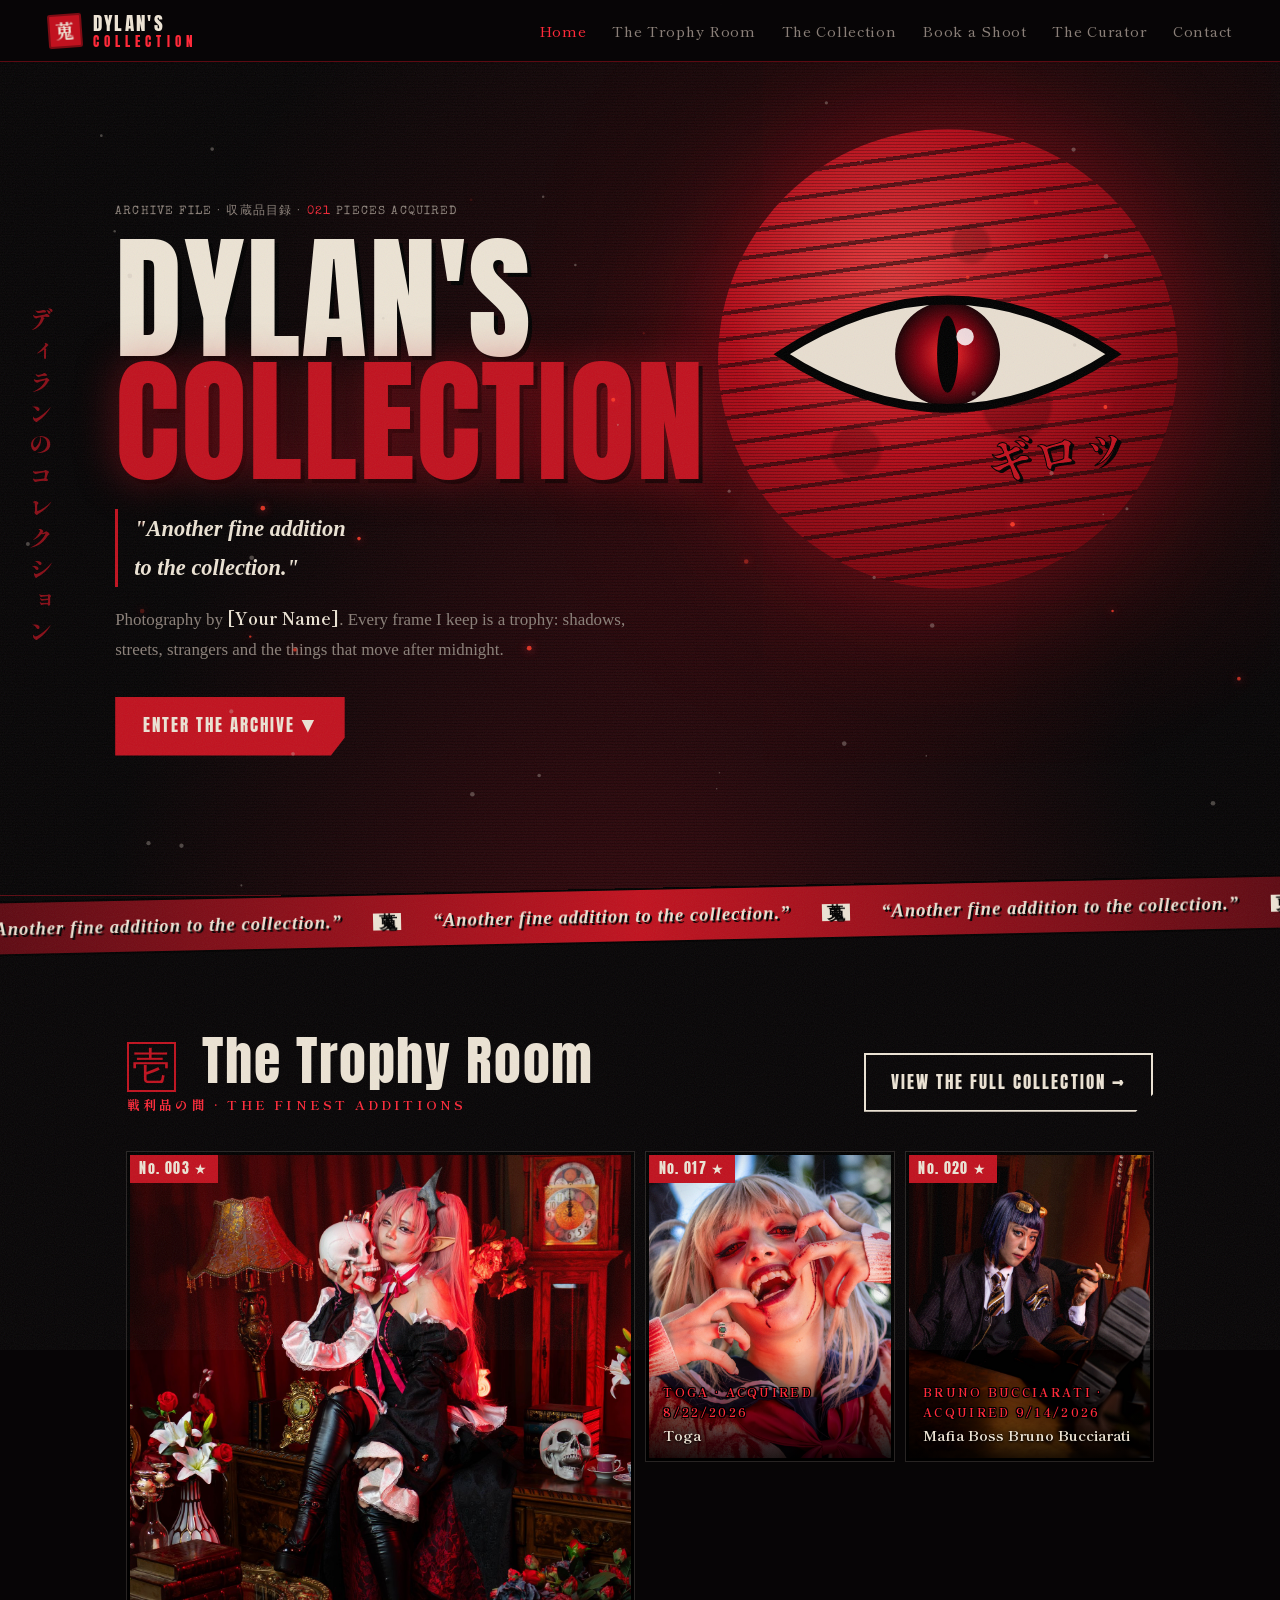
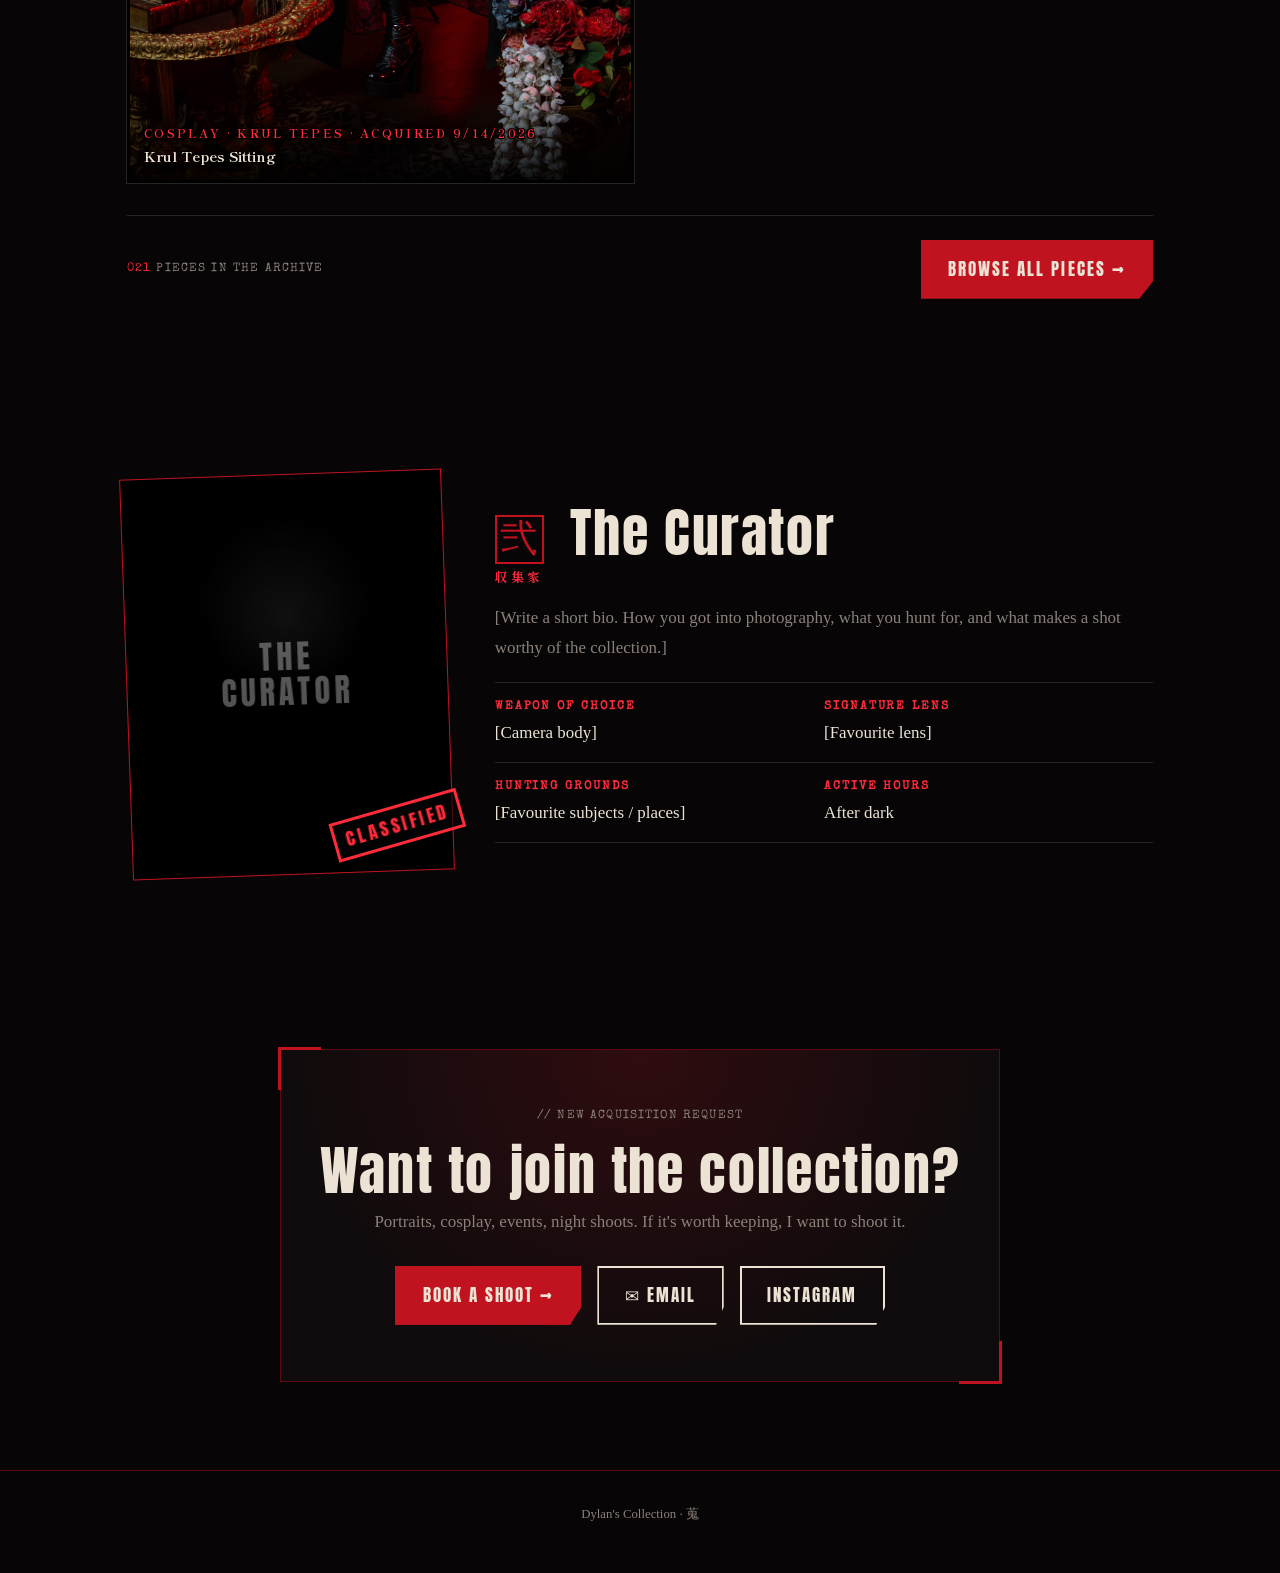
<file: index.html>
<!doctype html>
<html lang="en">
<head>
  <meta charset="utf-8">
  <meta name="viewport" content="width=device-width, initial-scale=1">
  <title>Dylan's Collection — Photography</title>
  <meta name="description" content="Dylan's Collection: a photography archive. Another fine addition to the collection.">
  <!-- The photo site is the front page for now. The Aten Productions page is kept at aten/ (not linked). -->
  <link rel="canonical" href="photography/">
  <meta http-equiv="refresh" content="0; url=photography/">
  <script>location.replace("photography/" + location.search + location.hash);</script>
  <style>body{background:#070506;color:#ece3d4;font:16px Georgia,serif;display:grid;place-items:center;min-height:100vh;margin:0}a{color:#ff2a3a}</style>
</head>
<body>
  <p>Entering <a href="photography/">Dylan's Collection</a>…</p>
</body>
</html>
</file>
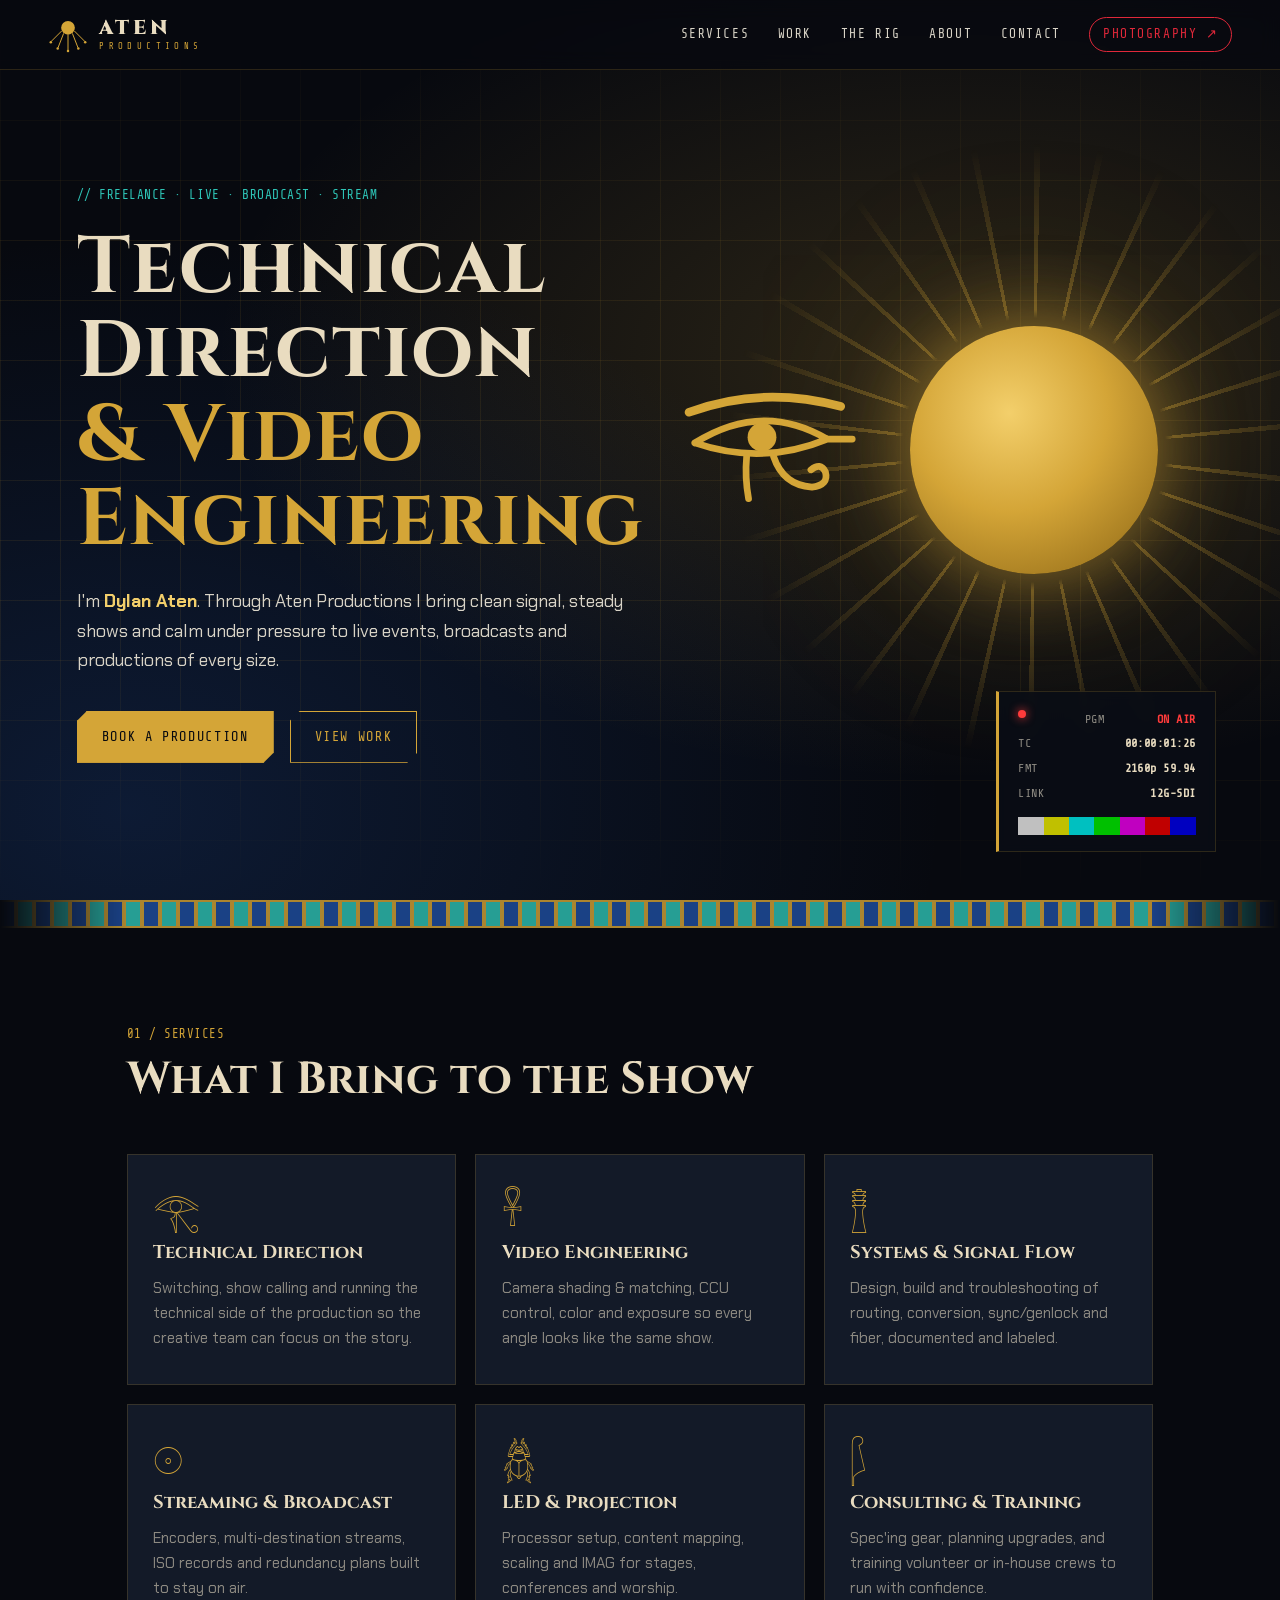
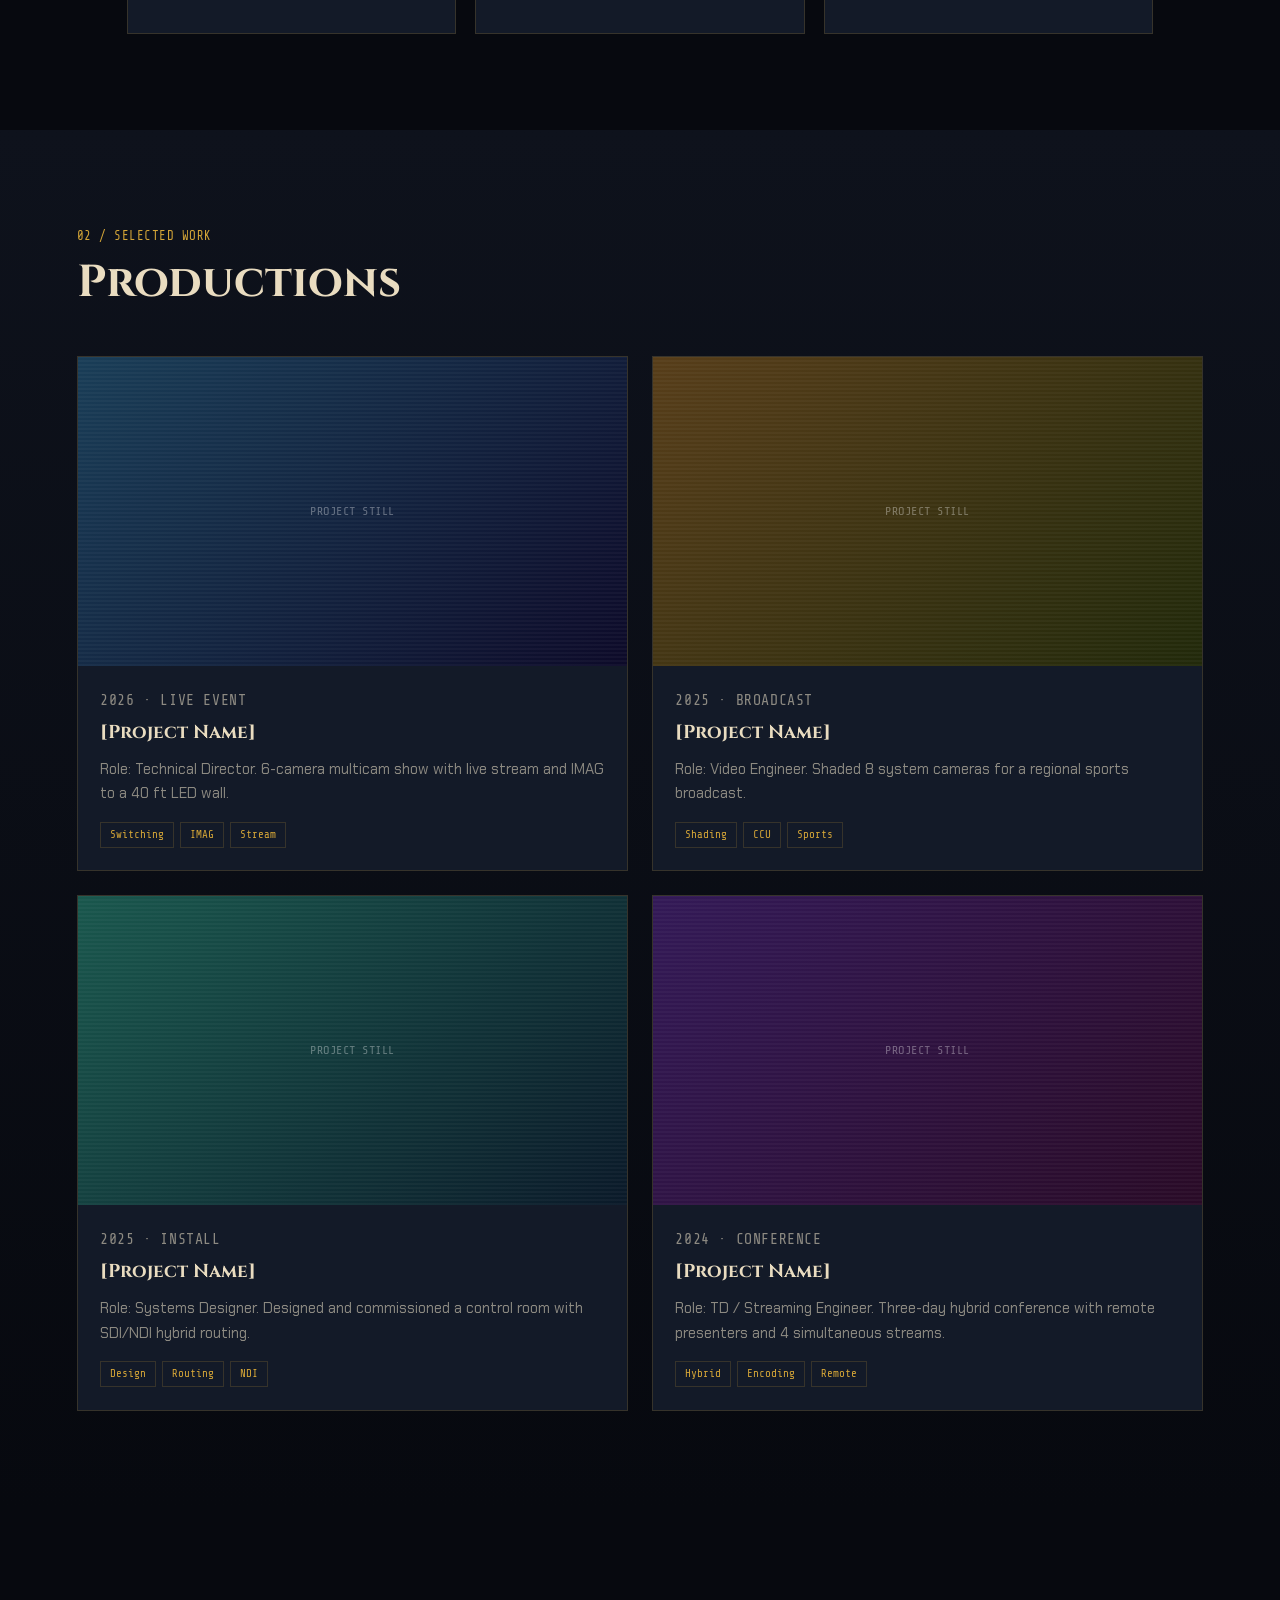
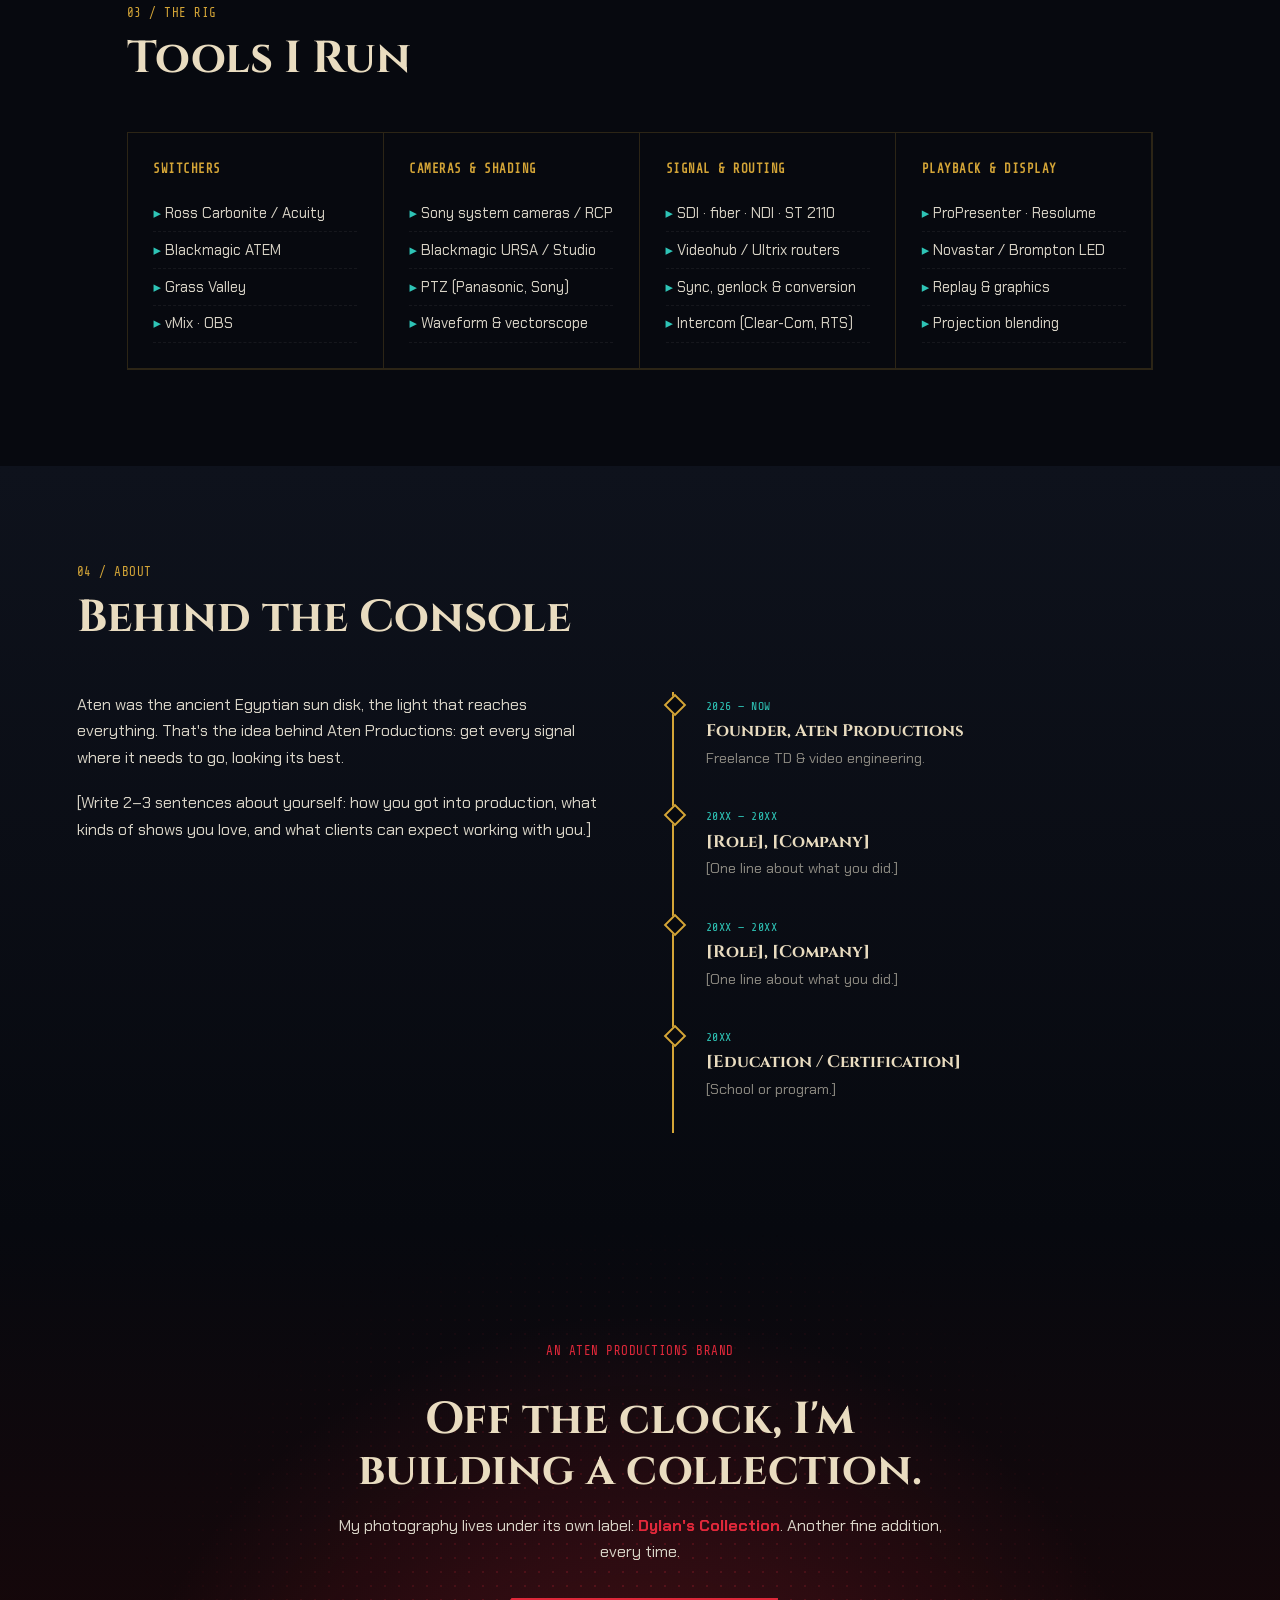
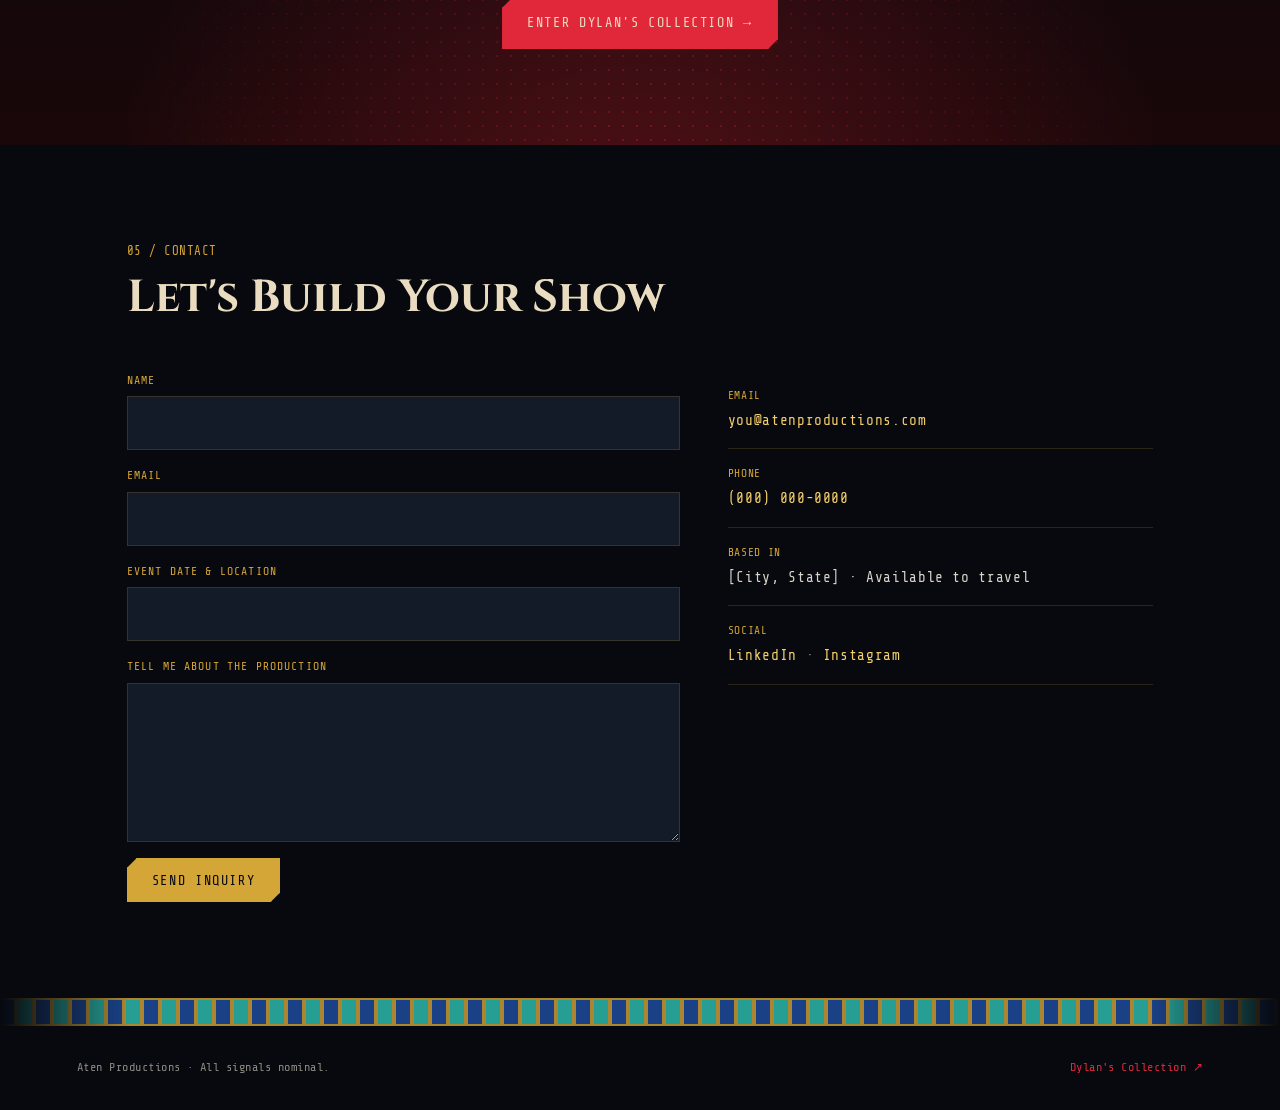
<file: aten/index.html>
<!doctype html>
<html lang="en" data-root="../">
<head>
  <meta charset="utf-8">
  <meta name="viewport" content="width=device-width, initial-scale=1">
  <meta name="robots" content="noindex">  <!-- hidden for now: the photo site is the public front page -->
  <title>Aten Productions — Technical Direction & Video Engineering</title>
  <meta name="description" content="Aten Productions: freelance Technical Director and Video Engineer for live events, broadcast and streaming.">
  <link rel="preconnect" href="https://fonts.googleapis.com">
  <link rel="preconnect" href="https://fonts.gstatic.com" crossorigin>
  <link href="https://fonts.googleapis.com/css2?family=Cinzel:wght@500;700;900&family=Chakra+Petch:wght@400;500;600;700&family=Share+Tech+Mono&family=Noto+Sans+Egyptian+Hieroglyphs&display=swap" rel="stylesheet">
  <link rel="stylesheet" href="../css/aten.css">
</head>
<body>

  <!-- ============ NAV ============ -->
  <header class="nav" id="top">
    <a href="#top" class="brand" aria-label="Aten Productions home">
      <svg class="brand-disk" viewBox="0 0 64 64" aria-hidden="true">
        <circle cx="32" cy="22" r="11" />
        <g class="rays">
          <line x1="32" y1="33" x2="32" y2="58"/><circle cx="32" cy="59" r="2"/>
          <line x1="25" y1="31" x2="16" y2="54"/><circle cx="15.5" cy="55" r="2"/>
          <line x1="39" y1="31" x2="48" y2="54"/><circle cx="48.5" cy="55" r="2"/>
          <line x1="22" y1="27" x2="5"  y2="44"/><circle cx="4.5" cy="45" r="2"/>
          <line x1="42" y1="27" x2="59" y2="44"/><circle cx="59.5" cy="45" r="2"/>
        </g>
      </svg>
      <span>ATEN<small>PRODUCTIONS</small></span>
    </a>
    <button class="nav-toggle" aria-label="Open menu" aria-expanded="false">☰</button>
    <nav class="nav-links">
      <a href="#services">Services</a>
      <a href="#work">Work</a>
      <a href="#rig">The Rig</a>
      <a href="#about">About</a>
      <a href="#contact">Contact</a>
      <a href="../photography/" class="nav-photo">Photography ↗</a>
    </nav>
  </header>

  <!-- ============ HERO ============ -->
  <section class="hero">
    <div class="hero-grid" aria-hidden="true"></div>
    <div class="hero-sun" aria-hidden="true">
      <div class="sun-rays"></div>
      <div class="sun-core"></div>
    </div>

    <div class="hero-inner">
      <p class="eyebrow mono">// FREELANCE · LIVE · BROADCAST · STREAM</p>
      <h1>Technical Direction<br><span class="gold">&amp; Video Engineering</span></h1>
      <p class="lede">I'm <strong data-bind="name"></strong>. <span data-bind="hero_text"></span></p>
      <div class="cta-row">
        <a href="#contact" class="btn btn-gold">Book a Production</a>
        <a href="#work" class="btn btn-ghost">View Work</a>
      </div>
    </div>

    <div class="hero-eye" aria-hidden="true">
      <svg class="horus" viewBox="0 0 200 130">
        <path class="h-brow" d="M24 30 Q100 2 182 24"/>
        <path class="h-eye" d="M30 62 Q100 18 168 58 L194 58 M30 62 Q100 86 168 58"/>
        <circle class="h-pupil" cx="100" cy="56" r="15"/>
        <path class="h-tear" d="M84 76 Q82 98 86 120"/>
        <path class="h-tail" d="M112 76 Q122 106 152 108 Q170 106 166 92 Q161 82 151 90"/>
      </svg>
    </div>

    <!-- broadcast monitor readout -->
    <aside class="monitor mono" aria-label="Status readout">
      <div class="mon-row"><span class="tally"></span> PGM <b>ON AIR</b></div>
      <div class="mon-row">TC <b id="timecode">00:00:00:00</b></div>
      <div class="mon-row">FMT <b data-bind="monitor.format"></b></div>
      <div class="mon-row">LINK <b data-bind="monitor.link"></b></div>
      <div class="bars" aria-hidden="true">
        <i></i><i></i><i></i><i></i><i></i><i></i><i></i>
      </div>
    </aside>
  </section>

  <div class="frieze" aria-hidden="true"></div>

  <!-- ============ SERVICES ============ -->
  <section id="services" class="section">
    <header class="section-head">
      <p class="mono kicker">01 / SERVICES</p>
      <h2>What I Bring to the Show</h2>
    </header>
    <div class="cards" id="services-list"><!-- filled from content/aten.json --></div>
  </section>

  <!-- ============ WORK ============ -->
  <section id="work" class="section section-alt">
    <header class="section-head">
      <p class="mono kicker">02 / SELECTED WORK</p>
      <h2>Productions</h2>
    </header>
    <div class="work-grid" id="work-list"><!-- filled from content/aten.json --></div>
  </section>

  <!-- ============ RIG ============ -->
  <section id="rig" class="section">
    <header class="section-head">
      <p class="mono kicker">03 / THE RIG</p>
      <h2>Tools I Run</h2>
    </header>
    <div class="spec" id="rig-list"><!-- filled from content/aten.json --></div>
  </section>

  <!-- ============ ABOUT / TIMELINE ============ -->
  <section id="about" class="section section-alt">
    <header class="section-head">
      <p class="mono kicker">04 / ABOUT</p>
      <h2>Behind the Console</h2>
    </header>
    <div class="about">
      <div class="about-text">
        <div id="about-text"></div>
        <a data-href="resume" class="btn btn-ghost" download>Download Résumé</a>
      </div>
      <ol class="timeline" id="timeline"></ol>
    </div>
  </section>

  <!-- ============ PHOTO CROSSOVER ============ -->
  <section class="crossover">
    <div class="crossover-inner">
      <p class="mono kicker">AN ATEN PRODUCTIONS BRAND</p>
      <h2>Off the clock, I'm building a collection.</h2>
      <p>My photography lives under its own label: <strong>Dylan's Collection</strong>. Another fine addition, every time.</p>
      <a href="../photography/" class="btn btn-sakura">Enter Dylan's Collection →</a>
    </div>
  </section>

  <!-- ============ CONTACT ============ -->
  <section id="contact" class="section">
    <header class="section-head">
      <p class="mono kicker">05 / CONTACT</p>
      <h2>Let's Build Your Show</h2>
    </header>
    <div class="contact">
      <form class="contact-form" id="contact-form" method="post" enctype="text/plain">
        <label>Name<input name="name" required></label>
        <label>Email<input name="email" type="email" required></label>
        <label>Event date &amp; location<input name="event"></label>
        <label>Tell me about the production<textarea name="message" rows="5" required></textarea></label>
        <button class="btn btn-gold" type="submit">Send Inquiry</button>
      </form>
      <div class="contact-info mono">
        <p data-optional><span>EMAIL</span><a data-href="contact.email|mailto:" data-bind="contact.email"></a></p>
        <p data-optional><span>PHONE</span><a data-href="contact.phone|tel:" data-bind="contact.phone"></a></p>
        <p data-optional><span>BASED IN</span><span class="v" data-bind="contact.location"></span></p>
        <p data-optional id="socials-row"><span>SOCIAL</span><span class="v" id="socials"></span></p>
      </div>
    </div>
  </section>

  <div class="frieze" aria-hidden="true"></div>
  <footer class="footer mono">
    <p>Aten Productions · All signals nominal.</p>
    <a href="../photography/">Dylan's Collection ↗</a>
  </footer>

  <script src="../js/content.js"></script>
  <script src="../js/aten.js"></script>
</body>
</html>
</file>
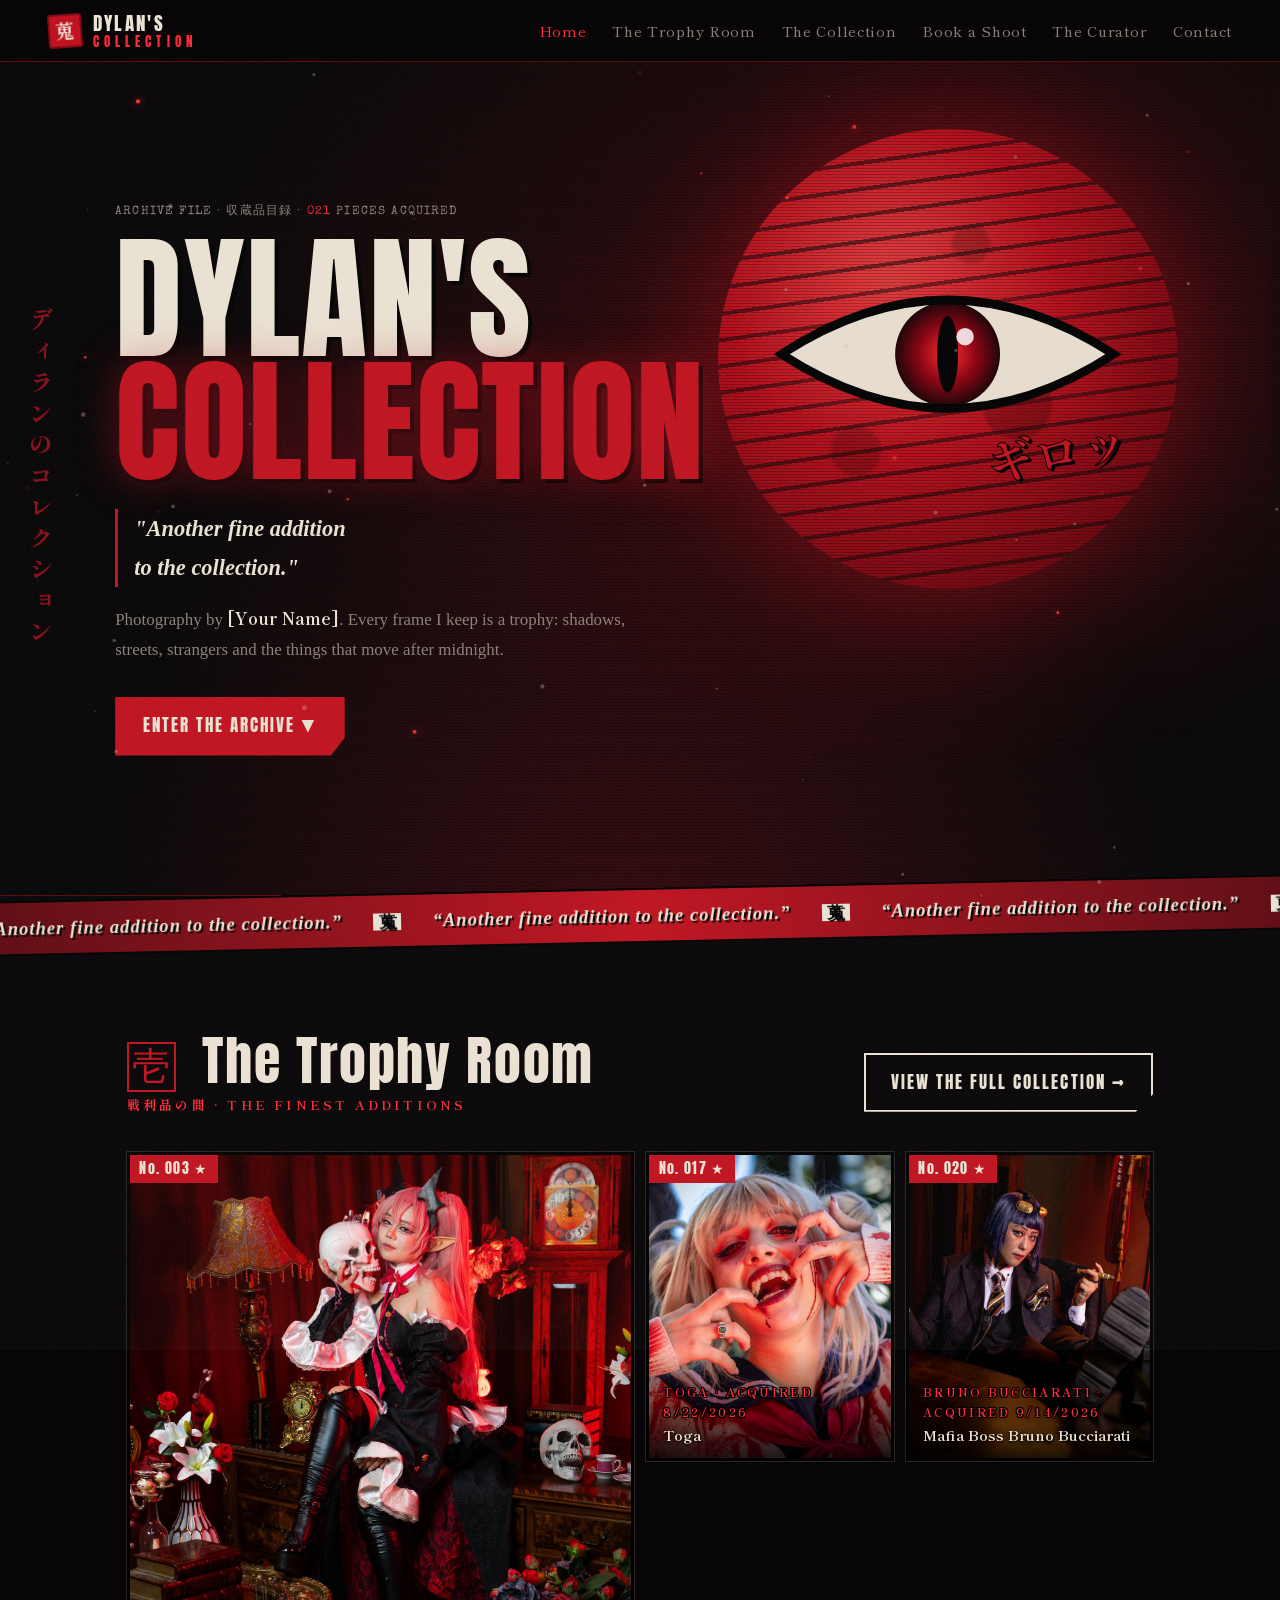
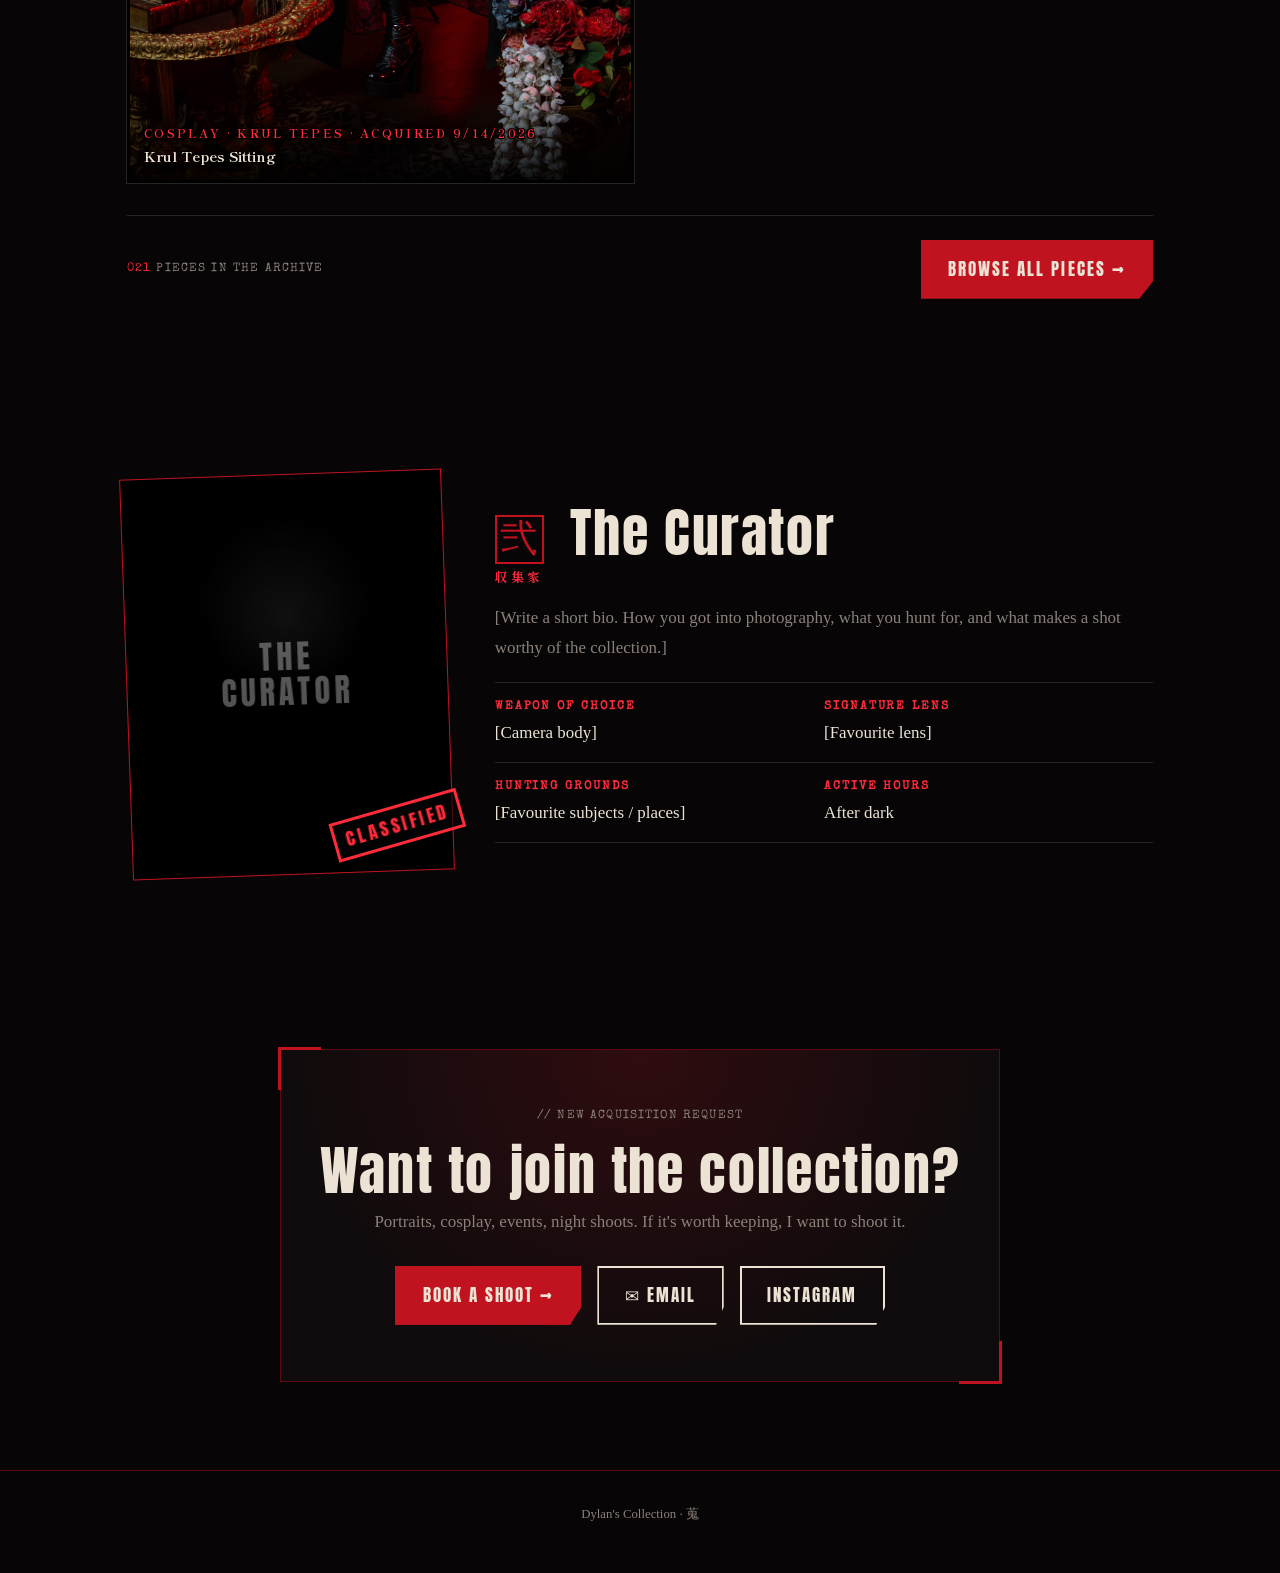
<file: photography/index.html>
<!doctype html>
<html lang="en" data-root="../">
<head>
  <meta charset="utf-8">
  <meta name="viewport" content="width=device-width, initial-scale=1">
  <title>Dylan's Collection — Photography</title>
  <meta name="description" content="Dylan's Collection: a photography archive. Another fine addition to the collection.">
  <link rel="preconnect" href="https://fonts.googleapis.com">
  <link rel="preconnect" href="https://fonts.gstatic.com" crossorigin>
  <link href="https://fonts.googleapis.com/css2?family=Anton&family=Shippori+Mincho+B1:wght@600;800&family=Zen+Old+Mincho:wght@400;700;900&family=Special+Elite&display=swap" rel="stylesheet">
  <link rel="stylesheet" href="css/photo.css">
</head>
<body>
  <canvas id="ash" aria-hidden="true"></canvas>
  <div class="grain" aria-hidden="true"></div>

  <!-- ============ NAV ============ -->
  <header class="nav">
    <a href="#top" class="logo" aria-label="Dylan's Collection home">
      <span class="logo-seal">蒐</span>
      <span class="logo-en">DYLAN'S<b>COLLECTION</b></span>
    </a>
    <nav class="nav-links">
      <a href="#top" aria-current="page">Home</a>
      <a href="#trophy-room">The Trophy Room</a>
      <a href="collection/">The Collection</a>
      <a href="book/">Book a Shoot</a>
      <a href="#curator">The Curator</a>
      <a href="#contact">Contact</a>
    </nav>
  </header>

  <!-- ============ HERO ============ -->
  <section class="hero" id="top">
    <div class="moon" aria-hidden="true"></div>
    <div class="scan" aria-hidden="true"></div>
    <p class="vert" aria-hidden="true">ディランのコレクション</p>

    <div class="hero-inner">
      <p class="file mono">ARCHIVE FILE · 収蔵品目録 · <span data-count>000</span> PIECES ACQUIRED</p>
      <h1 class="title" data-text="DYLAN'S">DYLAN'S</h1>
      <h1 class="title red" data-text="COLLECTION">COLLECTION</h1>
      <p class="quote">"Another fine addition<br>to the collection."</p>
      <p class="lede">Photography by <b data-bind="name"></b>. <span data-bind="intro"></span></p>
      <a href="#trophy-room" class="btn">Enter the Archive ▼</a>
    </div>

    <div class="eye-wrap" aria-hidden="true">
      <svg class="eye" viewBox="0 0 200 100">
        <defs>
          <clipPath id="lid"><path d="M5 50 Q100 -12 195 50 Q100 112 5 50Z"/></clipPath>
          <radialGradient id="iris" cx="50%" cy="50%" r="50%">
            <stop offset="0" stop-color="#ff2a2a"/><stop offset=".55" stop-color="#8a0010"/><stop offset="1" stop-color="#1a0004"/>
          </radialGradient>
        </defs>
        <path class="eye-white" d="M5 50 Q100 -12 195 50 Q100 112 5 50Z"/>
        <g clip-path="url(#lid)">
          <g id="pupil">
            <circle cx="100" cy="50" r="30" fill="url(#iris)"/>
            <ellipse cx="100" cy="50" rx="6" ry="22" fill="#000"/>
            <circle cx="110" cy="40" r="5" fill="#fff" opacity=".85"/>
          </g>
          <rect class="blink" x="0" y="-100" width="200" height="100" fill="#0a0708"/>
        </g>
        <path class="eye-line" d="M5 50 Q100 -12 195 50 Q100 112 5 50Z"/>
      </svg>
      <span class="sfx">ギロッ</span>
    </div>
  </section>

  <div class="tape" aria-hidden="true">
    <span>“Another fine addition to the collection.” <i>蒐</i> “Another fine addition to the collection.” <i>蒐</i> “Another fine addition to the collection.” <i>蒐</i> “Another fine addition to the collection.” <i>蒐</i> </span>
    <span>“Another fine addition to the collection.” <i>蒐</i> “Another fine addition to the collection.” <i>蒐</i> “Another fine addition to the collection.” <i>蒐</i> “Another fine addition to the collection.” <i>蒐</i> </span>
  </div>

  <!-- ============ THE TROPHY ROOM ============ -->
  <section id="trophy-room" class="section">
    <header class="section-head">
      <h2><span class="num">壱</span> The Trophy Room <small>戦利品の間 · THE FINEST ADDITIONS</small></h2>
      <a href="collection/" class="btn ghost">View the Full Collection →</a>
    </header>
    <!-- Shows photos ticked "Trophy Room" in content/photo.json -->
    <div class="manga-grid" id="grid" data-mode="favorites"></div>
    <div class="section-cta">
      <p class="file mono"><span data-count>000</span> PIECES IN THE ARCHIVE</p>
      <a href="collection/" class="btn">Browse All Pieces →</a>
    </div>
  </section>

  <!-- ============ CURATOR ============ -->
  <section id="curator" class="section">
    <div class="curator">
      <div class="portrait">
        <div class="ph" id="portrait"><span>THE<br>CURATOR</span></div>
        <span class="stamp">CLASSIFIED</span>
      </div>
      <div class="curator-text">
        <h2><span class="num">弐</span> The Curator <small>収集家</small></h2>
        <div id="bio"></div>
        <dl class="dossier" id="dossier"></dl>
      </div>
    </div>
  </section>

  <!-- ============ CONTACT ============ -->
  <section id="contact" class="section contact">
    <div class="contact-card">
      <p class="file mono">// NEW ACQUISITION REQUEST</p>
      <h2>Want to join the collection?</h2>
      <p>Portraits, cosplay, events, night shoots. If it's worth keeping, I want to shoot it.</p>
      <div class="contact-links" id="contact-links">
        <a class="btn" href="book/">Book a Shoot →</a>
        <a class="btn ghost" data-href="contact.email|mailto:">✉ Email</a>
      </div>
    </div>
  </section>

  <footer class="footer">
    <p>Dylan's Collection · 蒐</p>
  </footer>

  <!-- Lightbox -->
  <div class="lightbox" id="lightbox" hidden>
    <button class="lb-close" aria-label="Close">✕</button>
    <button class="lb-nav prev" aria-label="Previous">‹</button>
    <figure>
      <div class="lb-media" id="lb-media"></div>
      <figcaption id="lb-cap"></figcaption>
    </figure>
    <button class="lb-nav next" aria-label="Next">›</button>
  </div>

  <script src="../js/content.js"></script>
  <script src="js/photo.js"></script>
</body>
</html>
</file>
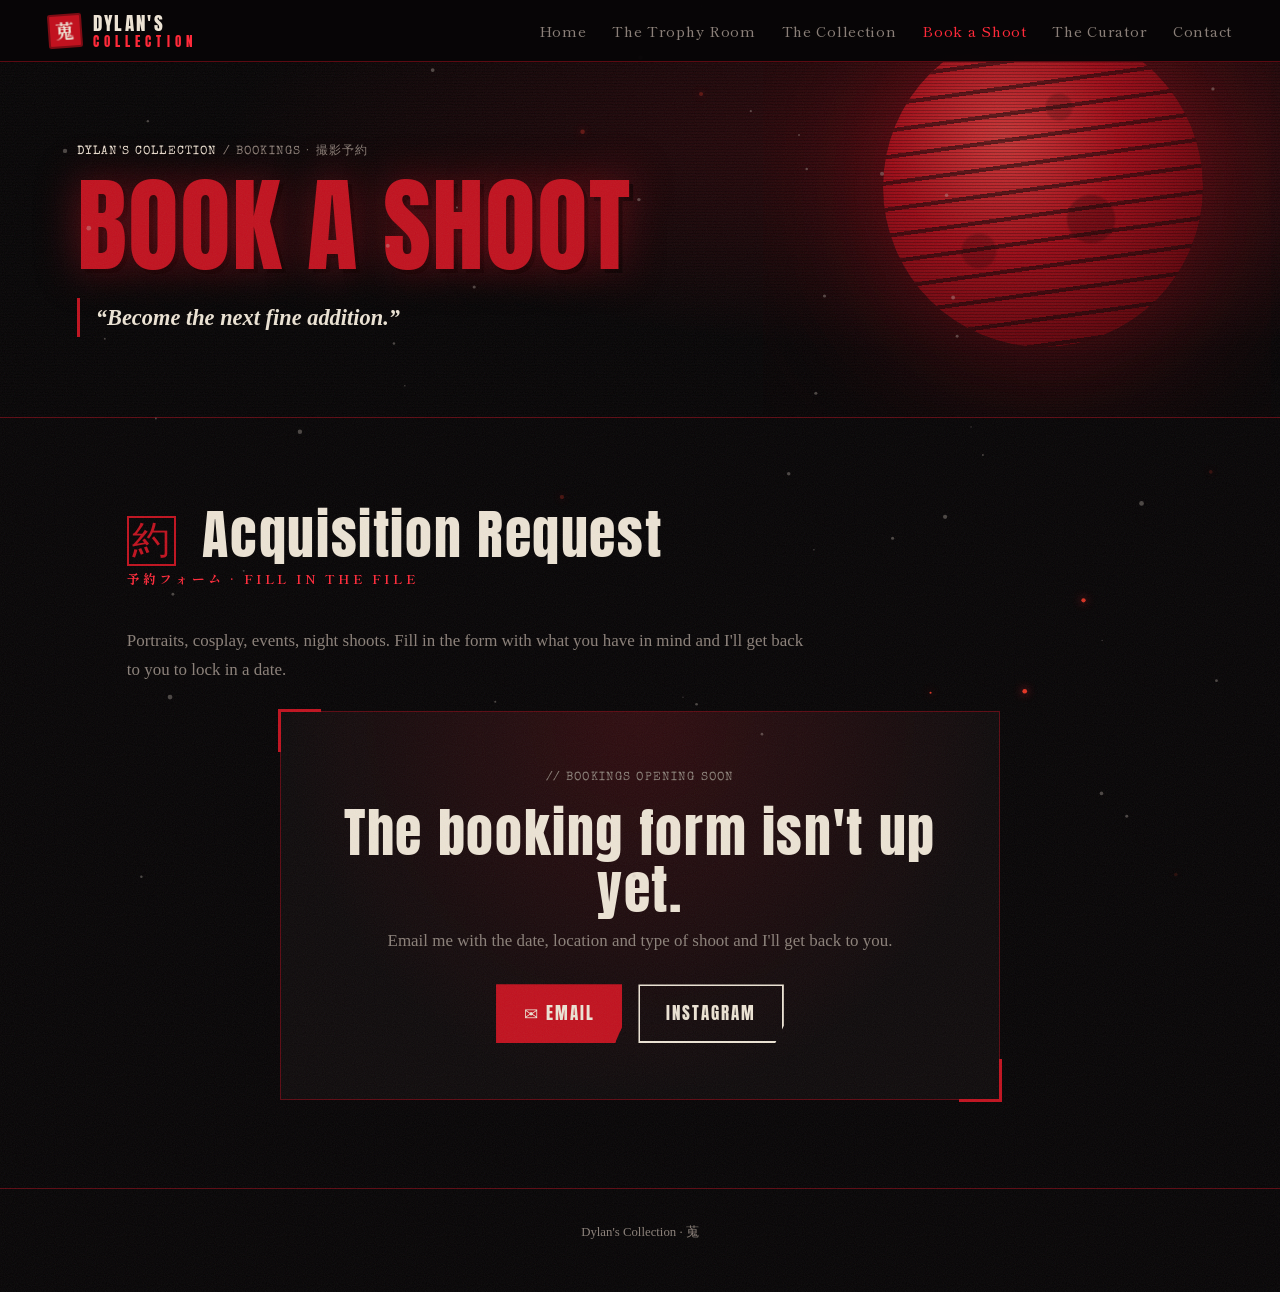
<file: photography/book/index.html>
<!doctype html>
<html lang="en" data-root="../../">
<head>
  <meta charset="utf-8">
  <meta name="viewport" content="width=device-width, initial-scale=1">
  <title>Book a Shoot — Dylan's Collection</title>
  <meta name="description" content="Book a photo shoot with Dylan's Collection.">
  <link rel="preconnect" href="https://fonts.googleapis.com">
  <link rel="preconnect" href="https://fonts.gstatic.com" crossorigin>
  <link href="https://fonts.googleapis.com/css2?family=Anton&family=Shippori+Mincho+B1:wght@600;800&family=Zen+Old+Mincho:wght@400;700;900&family=Special+Elite&display=swap" rel="stylesheet">
  <link rel="stylesheet" href="../css/photo.css">
</head>
<body>
  <canvas id="ash" aria-hidden="true"></canvas>
  <div class="grain" aria-hidden="true"></div>

  <!-- ============ NAV ============ -->
  <header class="nav">
    <a href="../" class="logo" aria-label="Dylan's Collection home">
      <span class="logo-seal">蒐</span>
      <span class="logo-en">DYLAN'S<b>COLLECTION</b></span>
    </a>
    <nav class="nav-links">
      <a href="../">Home</a>
      <a href="../#trophy-room">The Trophy Room</a>
      <a href="../collection/">The Collection</a>
      <a href="./" aria-current="page">Book a Shoot</a>
      <a href="../#curator">The Curator</a>
      <a href="../#contact">Contact</a>
    </nav>
  </header>

  <!-- ============ PAGE HEADER ============ -->
  <section class="page-hero">
    <div class="moon small" aria-hidden="true"></div>
    <div class="scan" aria-hidden="true"></div>
    <div class="page-hero-inner">
      <p class="file mono"><a href="../">DYLAN'S COLLECTION</a> / BOOKINGS · 撮影予約</p>
      <h1 class="title red" data-text="BOOK A SHOOT">BOOK A SHOOT</h1>
      <p class="quote">“Become the next fine addition.”</p>
    </div>
  </section>

  <!-- ============ BOOKING FORM ============ -->
  <!-- Everything here comes from content/photo.json → booking (edit it in Pages CMS) -->
  <section class="section booking">
    <header class="section-head">
      <h2><span class="num">約</span> Acquisition Request <small>予約フォーム · FILL IN THE FILE</small></h2>
    </header>
    <div id="booking-intro" class="booking-intro"></div>
    <div id="booking-choices" class="booking-choices" role="tablist" aria-label="Type of shoot" hidden></div>

    <div id="booking-form" class="booking-frame" hidden></div>
    <p id="booking-newtab" class="booking-newtab" hidden>
      Form not showing? <a target="_blank" rel="noopener">Open it in a new tab ↗</a>
    </p>

    <div id="booking-fallback" class="contact-card" hidden>
      <p class="file mono">// BOOKINGS OPENING SOON</p>
      <h2>The booking form isn't up yet.</h2>
      <p>Email me with the date, location and type of shoot and I'll get back to you.</p>
      <div class="contact-links" id="contact-links">
        <a class="btn" data-href="contact.email|mailto:">✉ Email</a>
      </div>
    </div>
  </section>

  <footer class="footer">
    <p>Dylan's Collection · 蒐</p>
  </footer>

  <script src="../../js/content.js"></script>
  <script src="../js/photo.js"></script>
</body>
</html>
</file>
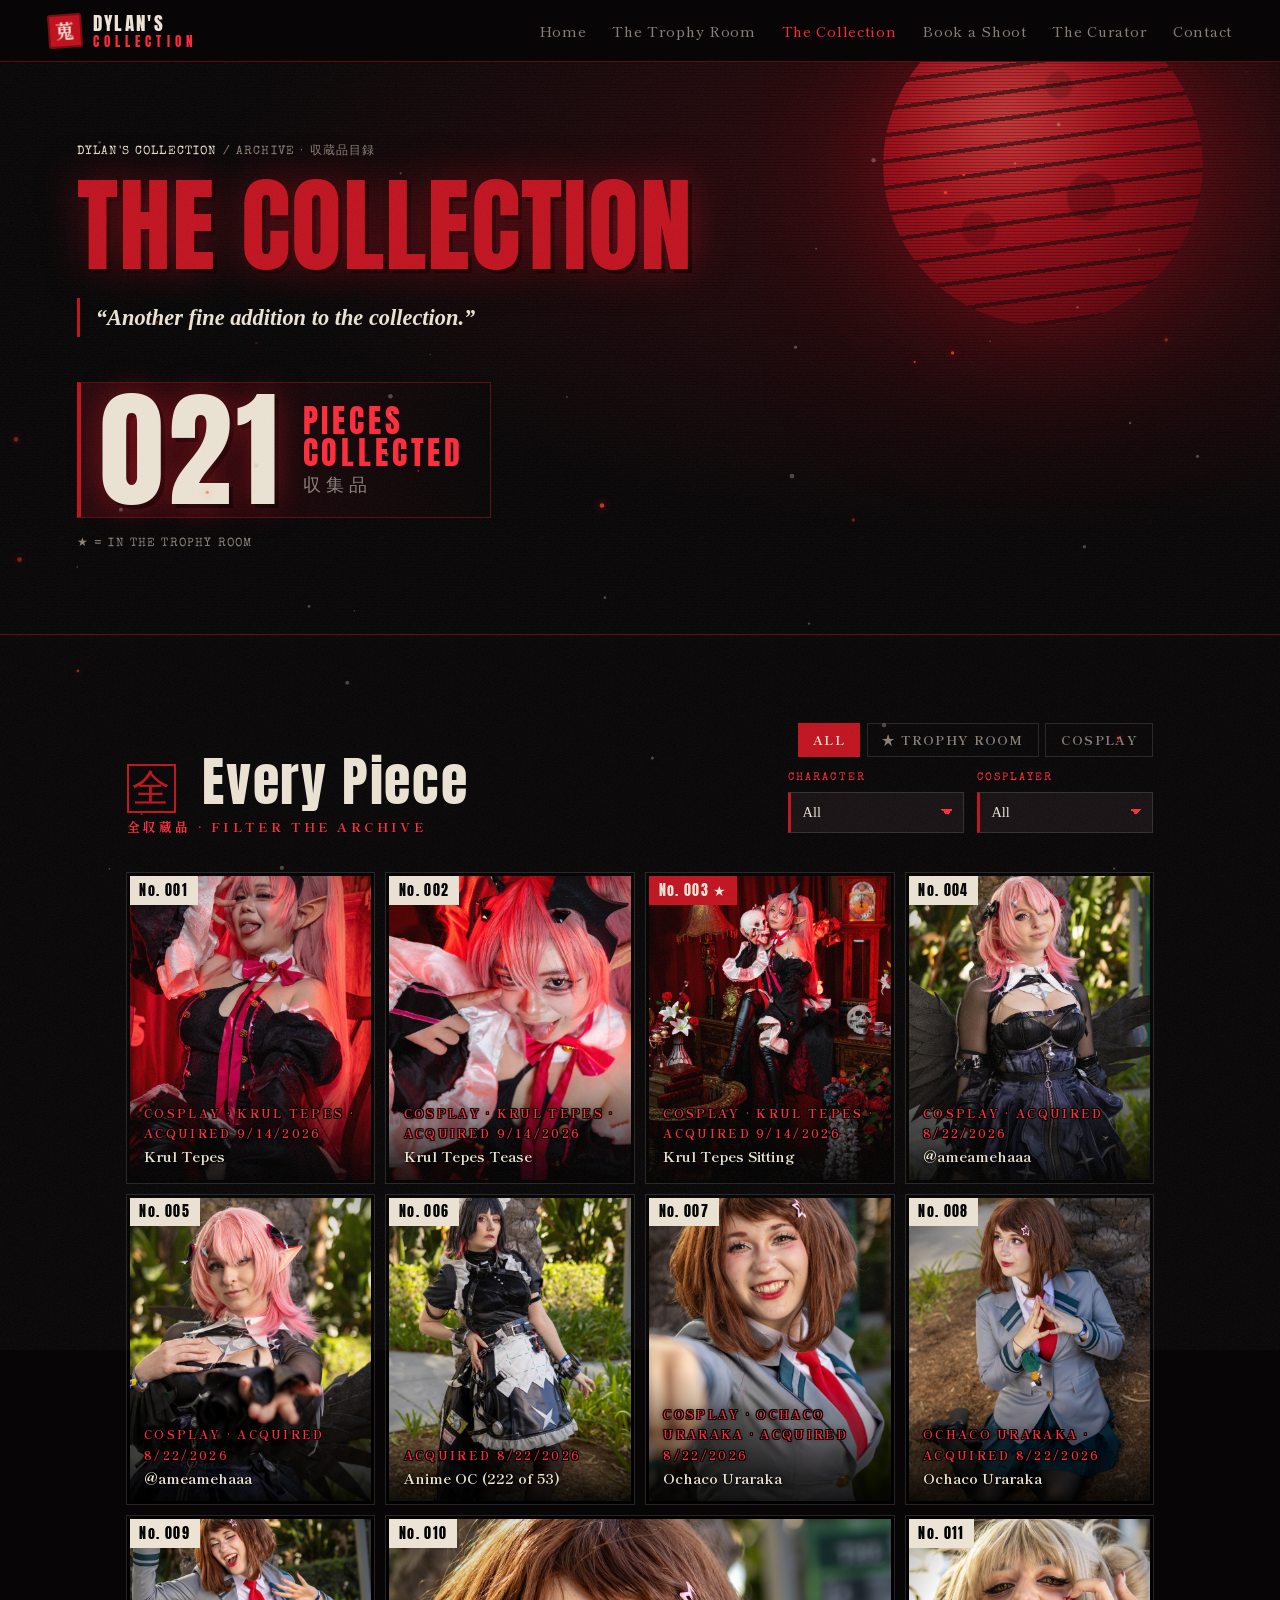
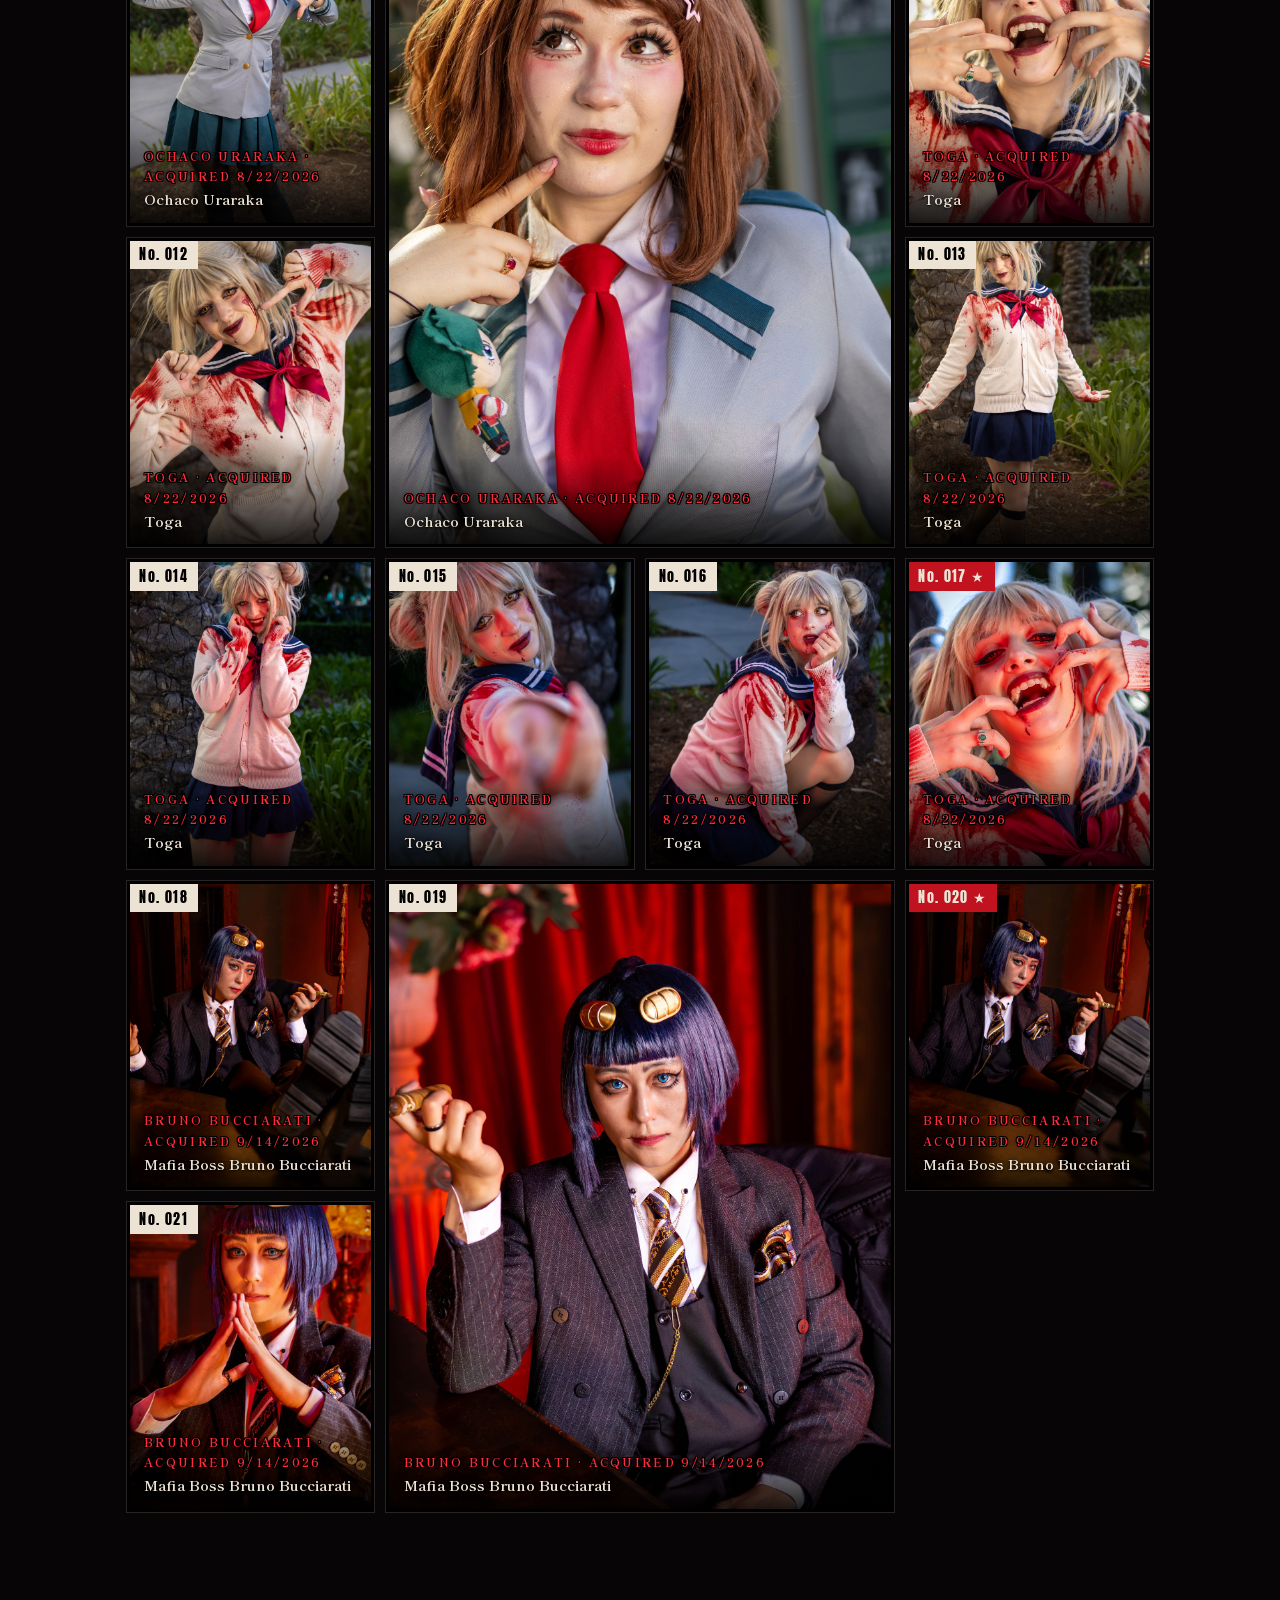
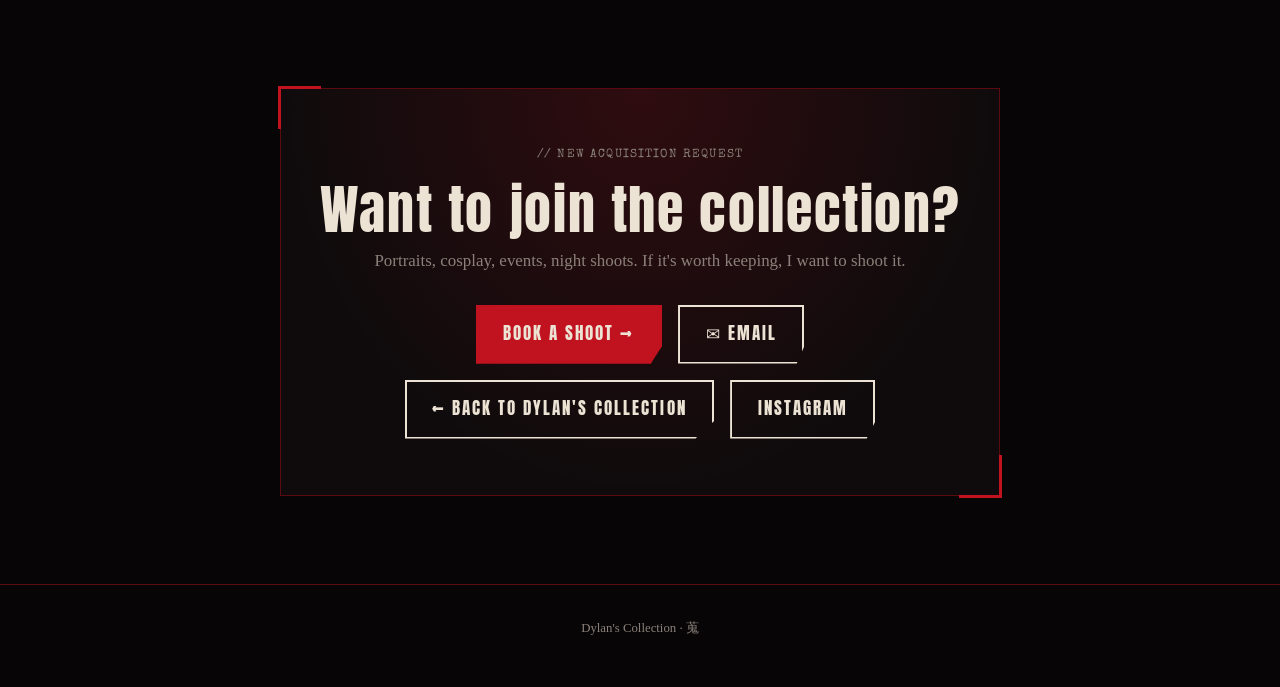
<file: photography/collection/index.html>
<!doctype html>
<html lang="en" data-root="../../">
<head>
  <meta charset="utf-8">
  <meta name="viewport" content="width=device-width, initial-scale=1">
  <title>The Collection — Dylan's Collection</title>
  <meta name="description" content="The full archive of Dylan's Collection. Every piece, catalogued.">
  <link rel="preconnect" href="https://fonts.googleapis.com">
  <link rel="preconnect" href="https://fonts.gstatic.com" crossorigin>
  <link href="https://fonts.googleapis.com/css2?family=Anton&family=Shippori+Mincho+B1:wght@600;800&family=Zen+Old+Mincho:wght@400;700;900&family=Special+Elite&display=swap" rel="stylesheet">
  <link rel="stylesheet" href="../css/photo.css">
</head>
<body>
  <canvas id="ash" aria-hidden="true"></canvas>
  <div class="grain" aria-hidden="true"></div>

  <!-- ============ NAV ============ -->
  <header class="nav">
    <a href="../" class="logo" aria-label="Dylan's Collection home">
      <span class="logo-seal">蒐</span>
      <span class="logo-en">DYLAN'S<b>COLLECTION</b></span>
    </a>
    <nav class="nav-links">
      <a href="../">Home</a>
      <a href="../#trophy-room">The Trophy Room</a>
      <a href="./" aria-current="page">The Collection</a>
      <a href="../book/">Book a Shoot</a>
      <a href="../#curator">The Curator</a>
      <a href="../#contact">Contact</a>
    </nav>
  </header>

  <!-- ============ PAGE HEADER ============ -->
  <section class="page-hero">
    <div class="moon small" aria-hidden="true"></div>
    <div class="scan" aria-hidden="true"></div>
    <div class="page-hero-inner">
      <p class="file mono"><a href="../">DYLAN'S COLLECTION</a> / ARCHIVE · 収蔵品目録</p>
      <h1 class="title red" data-text="THE COLLECTION">THE COLLECTION</h1>
      <p class="quote">“Another fine addition to the collection.”</p>
      <div class="counter" aria-live="polite">
        <span class="counter-num" data-count>000</span>
        <span class="counter-label">Pieces<br>Collected<small>収集品</small></span>
      </div>
      <p class="file mono">★ = IN THE TROPHY ROOM</p>
    </div>
  </section>

  <!-- ============ FULL GALLERY ============ -->
  <section id="collection" class="section">
    <header class="section-head">
      <h2><span class="num">全</span> Every Piece <small>全収蔵品 · FILTER THE ARCHIVE</small></h2>
      <div class="filters" role="tablist" aria-label="Filter the collection"></div>
    </header>
    <!-- Photos come from content/photo.json -->
    <div class="manga-grid" id="grid" data-mode="all"></div>
  </section>

  <section class="section contact">
    <div class="contact-card">
      <p class="file mono">// NEW ACQUISITION REQUEST</p>
      <h2>Want to join the collection?</h2>
      <p>Portraits, cosplay, events, night shoots. If it's worth keeping, I want to shoot it.</p>
      <div class="contact-links" id="contact-links">
        <a class="btn" href="../book/">Book a Shoot →</a>
        <a class="btn ghost" data-href="contact.email|mailto:">✉ Email</a>
        <a class="btn ghost" href="../">← Back to Dylan's Collection</a>
      </div>
    </div>
  </section>

  <footer class="footer">
    <p>Dylan's Collection · 蒐</p>
  </footer>

  <!-- Lightbox -->
  <div class="lightbox" id="lightbox" hidden>
    <button class="lb-close" aria-label="Close">✕</button>
    <button class="lb-nav prev" aria-label="Previous">‹</button>
    <figure>
      <div class="lb-media" id="lb-media"></div>
      <figcaption id="lb-cap"></figcaption>
    </figure>
    <button class="lb-nav next" aria-label="Next">›</button>
  </div>

  <script src="../../js/content.js"></script>
  <script src="../js/photo.js"></script>
</body>
</html>
</file>
<file: css/aten.css>
/* ==========================================================
   ATEN PRODUCTIONS: techy / Egyptian theme
   Change the brand colors below to re-skin the whole page.
   ========================================================== */
:root {
  --night: #07090f;
  --night-2: #0e121c;
  --panel: #131a28;
  --line: rgba(212, 165, 55, 0.18);
  --gold: #d4a537;
  --gold-2: #f3cf6b;
  --lapis: #1f4fa3;
  --turq: #2ec4b6;
  --sand: #e9dcc0;
  --text: #d9d4c7;
  --muted: #8d8a82;
  --tally: #ff3b3b;
  --sakura: #e0283a; /* photo-brand accent (Dylan's Collection red) */

  --f-display: "Cinzel", Georgia, serif;
  --f-body: "Chakra Petch", system-ui, sans-serif;
  --f-mono: "Share Tech Mono", ui-monospace, monospace;
  --max: 1180px;
}

* { box-sizing: border-box; margin: 0; padding: 0; }
[hidden] { display: none !important; }
html { scroll-behavior: smooth; }
body {
  background: var(--night);
  color: var(--text);
  font-family: var(--f-body);
  line-height: 1.65;
  overflow-x: hidden;
}
a { color: var(--gold-2); text-decoration: none; }
a:hover { color: var(--turq); }
img { max-width: 100%; display: block; }
.mono { font-family: var(--f-mono); letter-spacing: .04em; }
.gold { color: var(--gold); }

/* ---------- Buttons ---------- */
.btn {
  display: inline-block;
  padding: .85rem 1.5rem;
  font-family: var(--f-mono);
  font-size: .85rem;
  letter-spacing: .12em;
  text-transform: uppercase;
  border: 1px solid var(--gold);
  cursor: pointer;
  transition: .25s;
  clip-path: polygon(10px 0, 100% 0, 100% calc(100% - 10px), calc(100% - 10px) 100%, 0 100%, 0 10px);
}
.btn-gold { background: var(--gold); color: var(--night); }
.btn-gold:hover { background: var(--gold-2); color: var(--night); box-shadow: 0 0 30px rgba(212,165,55,.5); }
.btn-ghost { color: var(--gold); background: transparent; }
.btn-ghost:hover { background: rgba(212,165,55,.12); color: var(--gold-2); }
.btn-sakura { background: var(--sakura); border-color: var(--sakura); color: var(--sand); }
.btn-sakura:hover { background: #ff3b4d; color: #fff; box-shadow: 0 0 30px rgba(224,40,58,.5); }

/* ---------- Nav ---------- */
.nav {
  position: fixed; inset: 0 0 auto 0; z-index: 50;
  display: flex; align-items: center; justify-content: space-between;
  padding: .9rem clamp(1rem, 4vw, 3rem);
  background: rgba(7, 9, 15, .75);
  backdrop-filter: blur(10px);
  border-bottom: 1px solid var(--line);
}
.brand { display: flex; align-items: center; gap: .7rem; color: var(--sand); }
.brand span { font-family: var(--f-display); font-weight: 900; font-size: 1.25rem; letter-spacing: .2em; line-height: 1; }
.brand small { display: block; font-family: var(--f-mono); font-weight: 400; font-size: .55rem; letter-spacing: .5em; color: var(--gold); margin-top: .3rem; }
.brand-disk { width: 40px; height: 40px; }
.brand-disk circle { fill: var(--gold); }
.brand-disk line { stroke: var(--gold); stroke-width: 1.6; }
.nav-links { display: flex; gap: 1.8rem; align-items: center; }
.nav-links a { color: var(--text); font-family: var(--f-mono); font-size: .8rem; letter-spacing: .12em; text-transform: uppercase; }
.nav-links a:hover { color: var(--gold-2); }
.nav-links .nav-photo { color: var(--sakura); border: 1px solid var(--sakura); padding: .35rem .8rem; border-radius: 999px; }
.nav-links .nav-photo:hover { background: var(--sakura); color: var(--night); }
.nav-toggle { display: none; background: none; border: 1px solid var(--line); color: var(--gold); font-size: 1.3rem; padding: .2rem .6rem; cursor: pointer; }

/* ---------- Hero ---------- */
.hero {
  position: relative;
  min-height: 100vh;
  display: flex; align-items: center;
  padding: 7rem clamp(1rem, 6vw, 5rem) 4rem;
  overflow: hidden;
  background:
    radial-gradient(ellipse at 75% 40%, rgba(212,165,55,.18), transparent 55%),
    radial-gradient(ellipse at 10% 90%, rgba(31,79,163,.25), transparent 50%),
    var(--night);
}
.hero-grid {
  position: absolute; inset: 0;
  background-image:
    linear-gradient(var(--line) 1px, transparent 1px),
    linear-gradient(90deg, var(--line) 1px, transparent 1px);
  background-size: 60px 60px;
  mask-image: linear-gradient(to bottom, transparent, #000 30%, #000 70%, transparent);
  opacity: .5;
}
.hero-sun {
  position: absolute;
  right: clamp(-12rem, -5vw, 2rem); top: 50%;
  width: min(70vw, 620px); aspect-ratio: 1;
  transform: translateY(-50%);
  pointer-events: none;
}
.sun-core {
  position: absolute; inset: 30%;
  border-radius: 50%;
  background: radial-gradient(circle at 40% 35%, var(--gold-2), var(--gold) 45%, #8a6414 100%);
  box-shadow: 0 0 80px rgba(212,165,55,.6), 0 0 200px rgba(212,165,55,.25);
}
/* Eye of Horus: centred in the hero, between the headline and the sun */
.hero-eye {
  position: absolute; z-index: 2;
  left: 59.5%; top: 50%; transform: translate(-50%, -50%);
  width: clamp(170px, 15vw, 250px);
}
.horus { width: 100%; overflow: visible; animation: horus-glow 4s ease-in-out infinite; }
.horus path { fill: none; stroke: var(--gold); stroke-width: 7; stroke-linecap: round; stroke-linejoin: round; }
.horus .h-brow { stroke-width: 9; }
.horus .h-pupil { fill: var(--gold); }
@keyframes horus-glow {
  0%, 100% { filter: drop-shadow(0 0 6px rgba(212,165,55,.45)); }
  50% { filter: drop-shadow(0 0 18px rgba(243,207,107,.8)); }
}
@media (max-width: 1099px) {
  .hero { flex-wrap: wrap; }
  .hero-eye { position: relative; left: auto; top: auto; transform: none; align-self: center; flex-basis: 100%;
    width: min(55%, 200px); margin: 2.5rem auto 0; }
}
.sun-rays {
  position: absolute; inset: 0;
  border-radius: 50%;
  background: repeating-conic-gradient(from 0deg, rgba(212,165,55,.35) 0deg 1.2deg, transparent 1.2deg 12deg);
  mask-image: radial-gradient(circle, transparent 30%, #000 32%, transparent 70%);
  animation: spin 80s linear infinite;
}
@keyframes spin { to { transform: rotate(360deg); } }

.hero-inner { position: relative; max-width: 680px; z-index: 2; }
.eyebrow { color: var(--turq); font-size: .8rem; margin-bottom: 1.2rem; }
.hero h1 {
  font-family: var(--f-display);
  font-size: clamp(2.4rem, 6.5vw, 5rem);
  line-height: 1.05;
  color: var(--sand);
  letter-spacing: .02em;
}
.lede { margin: 1.6rem 0 2.2rem; font-size: 1.12rem; max-width: 560px; color: var(--text); }
.lede strong { color: var(--gold-2); }
.cta-row { display: flex; gap: 1rem; flex-wrap: wrap; }

.monitor {
  position: absolute; z-index: 3;
  right: clamp(1rem, 5vw, 4rem); bottom: 3rem;
  background: rgba(10, 14, 22, .85);
  border: 1px solid var(--line);
  border-left: 3px solid var(--gold);
  padding: 1rem 1.2rem;
  font-size: .75rem;
  min-width: 220px;
  backdrop-filter: blur(6px);
}
.mon-row { display: flex; justify-content: space-between; gap: 1.5rem; color: var(--muted); padding: .15rem 0; }
.mon-row b { color: var(--sand); font-weight: 600; }
.mon-row:first-child b { color: var(--tally); }
.tally { width: 8px; height: 8px; border-radius: 50%; background: var(--tally); display: inline-block; margin-right: .4rem; animation: blink 1.6s infinite; box-shadow: 0 0 10px var(--tally); }
@keyframes blink { 50% { opacity: .25; } }
.bars { display: flex; height: 18px; margin-top: .7rem; }
.bars i { flex: 1; }
.bars i:nth-child(1) { background: #c0c0c0; } .bars i:nth-child(2) { background: #c0c000; }
.bars i:nth-child(3) { background: #00c0c0; } .bars i:nth-child(4) { background: #00c000; }
.bars i:nth-child(5) { background: #c000c0; } .bars i:nth-child(6) { background: #c00000; }
.bars i:nth-child(7) { background: #0000c0; }

/* ---------- Egyptian frieze divider ---------- */
.frieze {
  height: 28px;
  background:
    linear-gradient(var(--gold), var(--gold)) top / 100% 2px no-repeat,
    linear-gradient(var(--gold), var(--gold)) bottom / 100% 2px no-repeat,
    repeating-linear-gradient(90deg, var(--lapis) 0 14px, var(--gold) 14px 18px, var(--turq) 18px 32px, var(--gold) 32px 36px),
    var(--night);
  background-clip: border-box;
  mask-image: linear-gradient(90deg, transparent, #000 10%, #000 90%, transparent);
  opacity: .8;
}

/* ---------- Sections ---------- */
.section { padding: 6rem clamp(1rem, 6vw, 5rem); max-width: var(--max); margin: 0 auto; }
.section-alt { max-width: none; background: linear-gradient(180deg, var(--night-2), var(--night)); }
.section-alt > * { max-width: var(--max); margin-left: auto; margin-right: auto; }
.section-head { margin-bottom: 3rem; }
.kicker { color: var(--gold); font-size: .78rem; margin-bottom: .6rem; }
.section h2, .crossover h2 {
  font-family: var(--f-display);
  font-size: clamp(1.8rem, 4vw, 2.8rem);
  color: var(--sand);
  line-height: 1.15;
}

/* Service cards */
.cards { display: grid; grid-template-columns: repeat(auto-fit, minmax(260px, 1fr)); gap: 1.2rem; }
.card {
  position: relative;
  background: var(--panel);
  border: 1px solid var(--line);
  padding: 2rem 1.6rem;
  transition: .3s;
  overflow: hidden;
}
.card::before {
  content: ""; position: absolute; inset: 0 0 auto 0; height: 2px;
  background: linear-gradient(90deg, var(--gold), var(--turq));
  transform: scaleX(0); transform-origin: left; transition: .4s;
}
.card:hover { transform: translateY(-4px); border-color: rgba(212,165,55,.45); }
.card:hover::before { transform: scaleX(1); }
.glyph { font-family: "Noto Sans Egyptian Hieroglyphs", sans-serif; font-size: 2.4rem; color: var(--gold); margin-bottom: .8rem; line-height: 1; }
.card h3 { font-family: var(--f-display); color: var(--sand); font-size: 1.15rem; margin-bottom: .5rem; }
.card p { color: var(--muted); font-size: .95rem; }

/* Work */
.work-grid { display: grid; grid-template-columns: repeat(2, 1fr); gap: 1.5rem; }
.work { background: var(--panel); border: 1px solid var(--line); transition: .3s; }
.work:hover { border-color: var(--gold); box-shadow: 0 10px 40px rgba(0,0,0,.4); }
.work-media {
  aspect-ratio: 16 / 9;
  display: grid; place-items: center;
  background:
    repeating-linear-gradient(0deg, rgba(255,255,255,.03) 0 2px, transparent 2px 4px),
    linear-gradient(135deg, hsl(var(--h) 55% 22%), hsl(calc(var(--h) + 40) 60% 10%));
  color: rgba(255,255,255,.35); font-size: .75rem;
}
.work-media img { width: 100%; height: 100%; object-fit: cover; }
.work-body { padding: 1.4rem; }
.meta { color: var(--turq); font-size: .72rem; }
.work h3 { font-family: var(--f-display); color: var(--sand); margin: .3rem 0 .5rem; }
.work p { color: var(--muted); font-size: .93rem; }
.tags { list-style: none; display: flex; flex-wrap: wrap; gap: .4rem; margin-top: 1rem; }
.tags li { font-family: var(--f-mono); font-size: .68rem; border: 1px solid var(--line); color: var(--gold); padding: .2rem .55rem; }

/* Rig / spec sheet */
.spec { display: grid; grid-template-columns: repeat(auto-fit, minmax(220px, 1fr)); border: 1px solid var(--line); }
.spec-col { padding: 1.6rem; border-right: 1px solid var(--line); border-bottom: 1px solid var(--line); }
.spec-col h4 { color: var(--gold); font-size: .78rem; margin-bottom: 1rem; }
.spec-col ul { list-style: none; }
.spec-col li { padding: .35rem 0; border-bottom: 1px dashed rgba(255,255,255,.06); font-size: .93rem; }
.spec-col li::before { content: "▸ "; color: var(--turq); }
.note { color: var(--muted); font-size: .75rem; margin-top: 1rem; }

/* About + timeline */
.about { display: grid; grid-template-columns: 1fr 1fr; gap: 4rem; }
.about-text p { margin-bottom: 1.2rem; }
.about-text .btn { margin-top: .5rem; }
.timeline { list-style: none; border-left: 2px solid var(--gold); padding-left: 2rem; }
.timeline li { position: relative; margin-bottom: 2rem; }
.timeline li::before {
  content: ""; position: absolute; left: calc(-2rem - 7px); top: .3rem;
  width: 12px; height: 12px; background: var(--night); border: 2px solid var(--gold); transform: rotate(45deg);
}
.timeline span { color: var(--turq); font-size: .72rem; }
.timeline h4 { font-family: var(--f-display); color: var(--sand); font-size: 1.05rem; }
.timeline p { color: var(--muted); font-size: .92rem; }

/* Crossover banner to photography */
.crossover {
  position: relative;
  padding: 6rem clamp(1rem, 6vw, 5rem);
  text-align: center;
  background:
    radial-gradient(circle at 50% 120%, rgba(224,40,58,.28), transparent 60%),
    linear-gradient(180deg, var(--night), #1a0709);
  overflow: hidden;
}
.crossover::after {
  content: ""; position: absolute; inset: 0;
  background-image: radial-gradient(rgba(224,40,58,.3) 1px, transparent 1.5px);
  background-size: 14px 14px;
  mask-image: radial-gradient(circle at 50% 100%, #000, transparent 65%);
  pointer-events: none;
}
.crossover-inner { position: relative; z-index: 1; max-width: 640px; margin: 0 auto; }
.crossover .kicker { color: var(--sakura); }
.crossover p { margin: 1rem 0 2rem; }
.crossover strong { color: var(--sakura); }

/* Contact */
.contact { display: grid; grid-template-columns: 1.3fr 1fr; gap: 3rem; }
.contact-form { display: grid; gap: 1rem; }
.contact-form label { display: grid; gap: .4rem; font-family: var(--f-mono); font-size: .72rem; letter-spacing: .1em; text-transform: uppercase; color: var(--gold); }
.contact-form input, .contact-form textarea {
  background: var(--panel); border: 1px solid var(--line); color: var(--text);
  padding: .8rem 1rem; font: inherit; font-family: var(--f-body); font-size: 1rem; text-transform: none; letter-spacing: 0;
}
.contact-form input:focus, .contact-form textarea:focus { outline: none; border-color: var(--gold); box-shadow: 0 0 0 3px rgba(212,165,55,.15); }
.contact-form button { justify-self: start; }
.contact-info p { display: grid; gap: .2rem; padding: 1rem 0; border-bottom: 1px solid var(--line); font-size: .9rem; }
.contact-info p > span:first-child { color: var(--gold); font-size: .7rem; }
.contact-info #socials a + a::before { content: " · "; color: var(--muted); }

/* Footer */
.footer { display: flex; justify-content: space-between; flex-wrap: wrap; gap: 1rem; padding: 2rem clamp(1rem, 6vw, 5rem); color: var(--muted); font-size: .75rem; }
.footer a { color: var(--sakura); }

/* Reveal on scroll */
.reveal { opacity: 0; transform: translateY(24px); transition: opacity .7s ease, transform .7s ease; }
.reveal.in { opacity: 1; transform: none; }

/* ---------- Responsive ---------- */
@media (max-width: 860px) {
  .nav-toggle { display: block; }
  .nav-links {
    position: fixed; inset: 64px 0 auto 0;
    flex-direction: column; gap: 0;
    background: rgba(7,9,15,.97); border-bottom: 1px solid var(--line);
    max-height: 0; overflow: hidden; transition: max-height .35s;
  }
  .nav-links.open { max-height: 420px; }
  .nav-links a { padding: 1rem; width: 100%; text-align: center; }
  .nav-links .nav-photo { border: none; border-radius: 0; }
  .monitor { position: relative; right: auto; bottom: auto; margin-top: 2.5rem; }
  .hero { flex-direction: column; align-items: flex-start; justify-content: center; }
  .hero-sun { opacity: .45; right: -30%; width: 110vw; }
  .about, .contact { grid-template-columns: 1fr; gap: 2.5rem; }
  .work-grid { grid-template-columns: 1fr; }
}

@media (prefers-reduced-motion: reduce) {
  *, *::before, *::after { animation: none !important; transition: none !important; }
  .reveal { opacity: 1; transform: none; }
}
</file>
<file: photography/css/photo.css>
/* ==========================================================
   DYLAN'S COLLECTION: anime horror theme
   ========================================================== */
:root {
  --void: #070506;
  --ink: #0f0b0c;
  --panel: #161012;
  --bone: #ece3d4;
  --ash: #8b8079;
  --blood: #c1121f;
  --blood-2: #ff2a3a;
  --rust: #5c0a12;
  --bile: #9fd356;
  --line: rgba(236, 227, 212, .14);

  --f-display: "Anton", Impact, sans-serif;
  --f-jp: "Shippori Mincho B1", serif;
  --f-body: "Zen Old Mincho", "Shippori Mincho B1", serif;
  --f-type: "Special Elite", "Courier New", monospace;
  --max: 1180px;
}

* { box-sizing: border-box; margin: 0; padding: 0; }
[hidden] { display: none !important; }
html { scroll-behavior: smooth; overflow-x: clip; }
body {
  background: var(--void);
  color: var(--bone);
  font-family: var(--f-body);
  font-size: 1.06rem;
  line-height: 1.75;
  overflow-x: clip;
}
a { color: inherit; }
img { display: block; max-width: 100%; }
.mono { font-family: var(--f-type); letter-spacing: .1em; }

/* Atmosphere layers */
#ash { position: fixed; inset: 0; pointer-events: none; z-index: 40; }
.grain {
  position: fixed; inset: -50%; z-index: 41; pointer-events: none; opacity: .07;
  background-image: url("data:image/svg+xml,%3Csvg xmlns='http://www.w3.org/2000/svg' width='160' height='160'%3E%3Cfilter id='n'%3E%3CfeTurbulence type='fractalNoise' baseFrequency='.9' numOctaves='3' stitchTiles='stitch'/%3E%3C/filter%3E%3Crect width='100%25' height='100%25' filter='url(%23n)'/%3E%3C/svg%3E");
  animation: grain 1s steps(6) infinite;
}
@keyframes grain {
  0% { transform: translate(0, 0); } 20% { transform: translate(-5%, 3%); } 40% { transform: translate(3%, -6%); }
  60% { transform: translate(-7%, -2%); } 80% { transform: translate(5%, 5%); } 100% { transform: translate(0, 0); }
}

/* ---------- Buttons ---------- */
.btn {
  display: inline-block;
  font-family: var(--f-display); font-size: 1.05rem; letter-spacing: .12em; text-transform: uppercase;
  padding: .8rem 1.6rem;
  background: var(--blood); color: var(--bone);
  border: 2px solid var(--blood);
  text-decoration: none;
  clip-path: polygon(0 0, 100% 0, 100% 70%, 94% 100%, 0 100%);
  transition: .2s;
}
.btn:hover { background: var(--blood-2); border-color: var(--blood-2); box-shadow: 0 0 30px rgba(255,42,58,.45); }
.btn.ghost { background: transparent; color: var(--bone); border-color: var(--bone); }
.btn.ghost:hover { background: var(--bone); color: var(--void); }

/* ---------- Nav ---------- */
.nav {
  position: sticky; top: 0; z-index: 50;
  display: flex; align-items: center; justify-content: space-between; gap: 1rem; flex-wrap: wrap;
  padding: .8rem clamp(1rem, 4vw, 3rem);
  background: rgba(7, 5, 6, .88); backdrop-filter: blur(8px);
  border-bottom: 1px solid var(--rust);
}
.logo { display: flex; align-items: center; gap: .7rem; text-decoration: none; }
.logo-seal {
  font-family: var(--f-jp); font-weight: 800; font-size: 1.2rem;
  width: 2.1rem; height: 2.1rem; display: grid; place-items: center;
  background: var(--blood); color: var(--bone);
  border-radius: 3px; transform: rotate(-4deg);
  box-shadow: inset 0 0 0 2px rgba(0,0,0,.35);
}
.logo-en { font-family: var(--f-display); font-size: 1.2rem; letter-spacing: .12em; line-height: 1; }
.logo-en b { display: block; font-weight: 400; color: var(--blood-2); font-size: .7em; letter-spacing: .38em; margin-top: .2rem; }
.nav-links { display: flex; gap: 1.6rem; flex-wrap: wrap; align-items: center; font-weight: 500; font-size: .9rem; }
.nav-links a { text-decoration: none; color: var(--ash); transition: .2s; letter-spacing: .05em; }
.nav-links a:hover { color: var(--blood-2); text-shadow: 0 0 12px rgba(255,42,58,.6); }
.nav-links .back { color: #d4a537; border: 1px solid rgba(212,165,55,.5); padding: .3rem .8rem; font-size: .8rem; }
.nav-links .back:hover { background: #d4a537; color: var(--void); text-shadow: none; }

/* ---------- Hero ---------- */
.hero {
  position: relative;
  display: grid; grid-template-columns: 1.25fr 1fr; gap: 2rem; align-items: center;
  min-height: calc(100vh - 66px);
  padding: 3rem clamp(1rem, 6vw, 5rem);
  overflow: hidden;
  background:
    radial-gradient(ellipse at 70% 30%, rgba(193,18,31,.22), transparent 55%),
    radial-gradient(ellipse at 50% 120%, rgba(92,10,18,.6), transparent 60%),
    var(--void);
  border-bottom: 1px solid var(--rust);
}
.moon {
  position: absolute; right: 8%; top: 8%;
  width: min(42vw, 460px); aspect-ratio: 1; border-radius: 50%;
  background: radial-gradient(circle at 38% 35%, #ff4d4d, var(--blood) 40%, #4a0006 100%);
  box-shadow: 0 0 120px rgba(193,18,31,.55), 0 0 300px rgba(193,18,31,.25);
  opacity: .85;
  filter: saturate(1.1);
}
.moon::after { /* craters + streaks */
  content: ""; position: absolute; inset: 0; border-radius: 50%;
  background:
    radial-gradient(circle at 65% 60%, rgba(0,0,0,.25) 0 8%, transparent 9%),
    radial-gradient(circle at 30% 70%, rgba(0,0,0,.2) 0 5%, transparent 6%),
    radial-gradient(circle at 55% 25%, rgba(0,0,0,.18) 0 4%, transparent 5%),
    repeating-linear-gradient(-8deg, transparent 0 22px, rgba(7,5,6,.55) 22px 26px);
}
.scan {
  position: absolute; inset: 0; pointer-events: none;
  background: repeating-linear-gradient(0deg, rgba(0,0,0,.25) 0 1px, transparent 1px 3px);
}
.vert {
  position: absolute; left: clamp(.4rem, 1.5vw, 1.2rem); top: 50%; transform: translateY(-50%);
  writing-mode: vertical-rl;
  font-family: var(--f-jp); font-weight: 800; font-size: clamp(1rem, 2vw, 1.5rem); letter-spacing: .3em;
  color: var(--blood); opacity: .7;
}
.hero-inner { position: relative; z-index: 2; padding-left: clamp(1.5rem, 3vw, 2.5rem); }
.file { color: var(--ash); font-size: .72rem; margin-bottom: 1rem; }
.file span { color: var(--blood-2); }
.title {
  position: relative;
  font-family: var(--f-display); font-weight: 400;
  font-size: clamp(3.4rem, 11vw, 8.5rem);
  line-height: .9; letter-spacing: .01em;
  color: var(--bone);
  text-shadow: 4px 4px 0 #000;
}
.title.red { color: var(--blood); text-shadow: 0 0 40px rgba(193,18,31,.5), 4px 4px 0 #000; animation: flicker 6s infinite; }
.title::before, .title::after { /* glitch slices */
  content: attr(data-text); position: absolute; inset: 0; pointer-events: none; opacity: 0;
}
.title::before { color: #00e5ff; transform: translateX(-3px); mix-blend-mode: screen; }
.title::after  { color: var(--blood-2); transform: translateX(3px); mix-blend-mode: screen; }
.title:hover::before, .title:hover::after { opacity: .7; animation: glitch .35s steps(2) infinite; }
@keyframes glitch {
  0% { clip-path: inset(10% 0 60% 0); } 50% { clip-path: inset(55% 0 15% 0); } 100% { clip-path: inset(30% 0 40% 0); }
}
@keyframes flicker {
  0%, 92%, 96%, 100% { opacity: 1; } 93% { opacity: .35; } 94% { opacity: .9; } 95% { opacity: .2; }
}
.quote {
  font-family: var(--f-jp); font-weight: 600; font-style: italic;
  font-size: clamp(1.1rem, 2vw, 1.4rem); color: var(--bone);
  margin: 1.6rem 0 1rem; padding-left: 1rem; border-left: 3px solid var(--blood);
}
.lede { max-width: 520px; color: var(--ash); margin-bottom: 2rem; }
.lede b { color: var(--bone); }

/* Tracking eye */
.eye-wrap { position: relative; z-index: 2; justify-self: center; width: min(100%, 420px); margin-top: 18vh; }
.eye { width: 100%; overflow: visible; filter: drop-shadow(0 0 30px rgba(193,18,31,.4)); }
.eye-white { fill: #e8ded0; }
.eye-line { fill: none; stroke: #000; stroke-width: 5; }
.blink { animation: blink 7s infinite; }
@keyframes blink { 0%, 95%, 100% { transform: translateY(0); } 97% { transform: translateY(100px); } }
.sfx {
  position: absolute; right: -6px; bottom: -40px;
  font-family: var(--f-jp); font-weight: 800; font-size: clamp(2rem, 4vw, 3rem);
  color: var(--blood); -webkit-text-stroke: 1px #000; transform: rotate(-10deg);
  text-shadow: 3px 3px 0 #000;
}

/* Caution tape */
.tape {
  display: flex; overflow: hidden; white-space: nowrap;
  background: linear-gradient(90deg, #5c0a12, var(--blood) 50%, #5c0a12);
  color: var(--bone); font-family: var(--f-jp); font-weight: 600; font-style: italic;
  font-size: 1.15rem; letter-spacing: .06em;
  padding: .6rem 0; border-block: 2px solid #000;
  transform: rotate(-1.2deg); margin: -.5rem -1rem 0; position: relative; z-index: 3;
}
.tape span { animation: marquee 40s linear infinite; text-shadow: 2px 2px 0 #000; }
.tape i { font-style: normal; color: #000; background: var(--bone); padding: 0 .35em; margin: 0 1.6rem; font-size: .85em; }
@keyframes marquee { to { transform: translateX(-100%); } }

/* ---------- Sections ---------- */
.section { padding: 5.5rem clamp(1rem, 6vw, 5rem); max-width: var(--max); margin: 0 auto; }
.section-head { display: flex; justify-content: space-between; align-items: end; gap: 1.5rem; flex-wrap: wrap; margin-bottom: 2.5rem; }
.section h2 { font-family: var(--f-display); font-weight: 400; font-size: clamp(2.2rem, 5vw, 3.4rem); letter-spacing: .03em; line-height: 1.05; }
.section h2 small { display: block; font-family: var(--f-body); font-size: .8rem; font-weight: 700; color: var(--blood-2); letter-spacing: .25em; margin-top: .4rem; }
.num {
  display: inline-grid; place-items: center; width: 1.3em; height: 1.3em;
  font-family: var(--f-jp); font-size: .7em; vertical-align: .1em; margin-right: .3em;
  border: 2px solid var(--blood); color: var(--blood);
}

/* Filters */
.filters { display: flex; gap: .4rem; flex-wrap: wrap; }
.filters button {
  font-family: var(--f-body); font-weight: 700; font-size: .8rem; letter-spacing: .1em; text-transform: uppercase;
  background: transparent; color: var(--ash); border: 1px solid var(--line);
  padding: .4rem .9rem; cursor: pointer; transition: .15s;
}
.filters button:hover { color: var(--bone); border-color: var(--blood); }
.filters button[aria-selected="true"] { background: var(--blood); color: var(--bone); border-color: var(--blood); }

/* Manga horror panels, sized for Instagram: every cell is 4:5 (1080×1350) */
section:has(> .manga-grid) { container-type: inline-size; }
.manga-grid {
  --gap: 12px;
  --cols: 4;
  --cell: calc((100cqw - (var(--cols) - 1) * var(--gap)) / var(--cols));
  display: grid;
  grid-template-columns: repeat(var(--cols), 1fr);
  grid-auto-rows: 300px;                       /* fallback for very old browsers */
  grid-auto-rows: calc(var(--cell) * 1.25);    /* 4:5 portrait cells */
  grid-auto-flow: dense;
  gap: var(--gap);
}
.panel {
  position: relative; overflow: hidden; cursor: zoom-in;
  background: var(--panel);
  border: 3px solid #000; outline: 1px solid var(--line);
  grid-column: span 1; grid-row: span 1;     /* portrait 4:5, an Instagram post */
  animation: rise .5s both;
  transition: outline-color .2s, transform .2s;
}
.panel.wide { grid-column: span 2; }                     /* landscape posts */
.panel.big  { grid-column: span 2; grid-row: span 2; }   /* 2×2 feature, still 4:5 */
.panel img, .panel .ph { width: 100%; height: 100%; object-fit: cover; transition: transform .5s; }   /* true colours, no tint */
.panel .ph { background: var(--g); }
.panel::before { /* vignette */
  content: ""; position: absolute; inset: 0; z-index: 1; pointer-events: none;
  background: radial-gradient(ellipse at center, transparent 65%, rgba(0,0,0,.3));   /* light edge shading only */
}
.panel::after { /* red scan sweep on hover */
  content: ""; position: absolute; inset: 0; z-index: 1; pointer-events: none;
  background: linear-gradient(180deg, transparent, rgba(255,42,58,.25), transparent);
  transform: translateY(-100%);
}
.panel:hover { outline-color: var(--blood); transform: translateY(-2px); }
.panel:hover img, .panel:hover .ph { transform: scale(1.05); }
.panel:hover::after { animation: sweep .8s ease-out; }
.panel .tag {
  position: absolute; left: 0; top: 0; z-index: 2;
  background: var(--bone); color: #000;
  font-family: var(--f-display); letter-spacing: .1em; font-size: .85rem;
  padding: .15rem .6rem;
}
.panel .label {
  position: absolute; left: 0; right: 0; bottom: 0; z-index: 2;
  padding: 2rem .9rem .7rem;
  background: linear-gradient(transparent, rgba(0,0,0,.85));
  font-weight: 700; font-size: .9rem;
}
.panel .label small {
  display: block; color: var(--blood-2); font-size: .72rem; letter-spacing: .2em; font-weight: 700;
  /* thin black outline + soft dark glow so the red reads on any photo */
  text-shadow: -1px -1px 0 #000, 1px -1px 0 #000, -1px 1px 0 #000, 1px 1px 0 #000,
               0 -1px 0 #000, 0 1px 0 #000, -1px 0 0 #000, 1px 0 0 #000, 0 0 6px rgba(0,0,0,.9);
}
.panel .label { text-shadow: 0 1px 2px #000, 0 0 8px rgba(0,0,0,.8); }
.panel.hide { display: none; }
@keyframes rise { from { opacity: 0; transform: translateY(14px); } }
@keyframes sweep { to { transform: translateY(100%); } }

/* Curator */
.curator { display: grid; grid-template-columns: 320px 1fr; gap: 3rem; align-items: center; }
.portrait { position: relative; border: 3px solid #000; outline: 1px solid var(--blood); transform: rotate(-2deg); }
.portrait img, .portrait .ph { aspect-ratio: 4 / 5; width: 100%; object-fit: cover; filter: grayscale(1) contrast(1.2); }
.ph {
  display: grid; place-items: center; text-align: center;
  background:
    radial-gradient(circle at 50% 35%, rgba(193,18,31,.5), transparent 45%),
    linear-gradient(180deg, #2a0a0f, #070506);
  font-family: var(--f-display); font-size: 2rem; letter-spacing: .12em; color: rgba(236,227,212,.35); line-height: 1.1;
}
.stamp {
  position: absolute; right: -14px; bottom: 22px;
  font-family: var(--f-display); letter-spacing: .2em; font-size: 1.1rem;
  color: var(--blood-2); border: 3px solid var(--blood-2); padding: .1rem .6rem;
  transform: rotate(-14deg); background: rgba(7,5,6,.6);
}
.curator-text p { margin: 1.2rem 0; color: var(--ash); }
.dossier { display: grid; grid-template-columns: 1fr 1fr; border-top: 1px solid var(--line); }
.dossier div { padding: .9rem 0; border-bottom: 1px solid var(--line); }
.dossier dt { font-family: var(--f-type); font-size: .75rem; letter-spacing: .16em; color: var(--blood-2); font-weight: 700; }
.dossier dd { color: var(--bone); }
.brand-note { font-size: .85rem; }
.brand-note a { color: #d4a537; font-weight: 700; }

/* Contact */
.contact-card {
  position: relative; max-width: 720px; margin: 0 auto; text-align: center;
  padding: 3.5rem 2rem;
  border: 1px solid var(--rust);
  background: radial-gradient(ellipse at 50% 0%, rgba(193,18,31,.18), transparent 70%), var(--ink);
}
.contact-card::before, .contact-card::after { /* corner brackets */
  content: ""; position: absolute; width: 40px; height: 40px; border: 3px solid var(--blood);
}
.contact-card::before { left: -3px; top: -3px; border-right: none; border-bottom: none; }
.contact-card::after { right: -3px; bottom: -3px; border-left: none; border-top: none; }
.contact-card h2 { margin: .5rem 0; }
.contact-card p:not(.file) { color: var(--ash); margin-bottom: 1.8rem; }
.contact-links { display: flex; gap: 1rem; justify-content: center; flex-wrap: wrap; }

.footer { text-align: center; padding: 2rem 1rem 3rem; font-size: .8rem; color: var(--ash); border-top: 1px solid var(--rust); }
.footer a { color: #d4a537; }

/* Lightbox */
.lightbox {
  position: fixed; inset: 0; z-index: 100;
  display: grid; grid-template-columns: auto 1fr auto; align-items: center; gap: 1rem;
  padding: 2rem; background: rgba(0,0,0,.97); overflow-y: auto;
}
.lightbox[hidden] { display: none; }
.lightbox figure { justify-self: center; max-width: 100%; }
.lb-media { border: 3px solid #000; outline: 1px solid var(--blood); box-shadow: 0 0 60px rgba(193,18,31,.35); }
.lb-media { width: fit-content; max-width: 100%; margin: 0 auto; }
.lb-media img { display: block; max-height: 68vh; max-width: 100%; width: auto; margin: 0 auto; }
.lb-media .ph { width: min(80vw, 720px); aspect-ratio: 3 / 2; background: var(--g); }
.lightbox figcaption { color: var(--bone); text-align: center; margin: 1rem auto 0; max-width: 960px; display: grid; gap: .35rem; }
.lb-title { font-family: var(--f-display); font-size: clamp(1.6rem, 3vw, 2.1rem); letter-spacing: .06em; }
.lb-facts { display: flex; flex-wrap: wrap; justify-content: center; gap: .8rem 2.4rem; margin-top: .4rem; }
.lb-fact { display: grid; gap: .2rem; color: var(--bone); font-size: clamp(1.05rem, 1.8vw, 1.25rem); font-weight: 700; }
.lb-fact i {
  font-style: normal; font-family: var(--f-display); font-size: clamp(.95rem, 1.5vw, 1.1rem);
  letter-spacing: .16em; text-transform: uppercase; color: var(--blood-2);
  text-shadow: 0 0 12px rgba(255,42,58,.45), 1px 1px 0 #000;
}
.lightbox figcaption small { display: block; color: var(--blood-2); letter-spacing: .2em; font-size: .9rem; font-weight: 700; text-shadow: 1px 1px 0 #000; }
.lb-close, .lb-nav {
  background: transparent; color: var(--bone); border: 1px solid var(--bone);
  width: 48px; height: 48px; font-size: 1.5rem; line-height: 1; cursor: pointer;
}
.lb-close { position: absolute; top: 1rem; right: 1rem; font-size: 1rem; }
.lb-nav:hover, .lb-close:hover { background: var(--blood); border-color: var(--blood); }

/* ---------- Responsive ---------- */
@media (max-width: 860px) {
  .hero { grid-template-columns: 1fr; padding-top: 2.5rem; padding-bottom: 5rem; }
  .moon { width: 70vw; right: -15%; top: 4%; opacity: .55; }
  .eye-wrap { width: min(80%, 320px); margin-top: 1rem; }
  .manga-grid { --cols: 2; }
  .curator { grid-template-columns: 1fr; }
  .portrait { width: min(80%, 300px); margin: 0 auto; }
  .lightbox { grid-template-columns: 1fr; padding: 4rem 1rem; }
  .lb-nav { position: absolute; top: 38%; background: rgba(7,5,6,.75); }   /* beside the photo, clear of the details */
  .lb-nav.prev { left: .4rem; } .lb-nav.next { right: .4rem; }
}
@media (max-width: 480px) { .dossier { grid-template-columns: 1fr; } }

@media (prefers-reduced-motion: reduce) {
  *, *::before, *::after { animation: none !important; transition: none !important; }
  #ash { display: none; }
}

/* ---------- Trophy Room + Collection page ---------- */
.panel .tag.fav { background: var(--blood); color: var(--bone); }
.section-cta { display: flex; justify-content: space-between; align-items: center; gap: 1rem; flex-wrap: wrap; margin-top: 2rem; padding-top: 1.5rem; border-top: 1px solid var(--line); }
.section-cta .file { margin: 0; }
.nav-links a[aria-current="page"] { color: var(--blood-2); }

.page-hero {
  position: relative; overflow: hidden;
  padding: 5rem clamp(1rem, 6vw, 5rem) 4rem;
  background: radial-gradient(ellipse at 80% 20%, rgba(193,18,31,.25), transparent 55%), var(--void);
  border-bottom: 1px solid var(--rust);
}
.page-hero-inner { position: relative; z-index: 2; max-width: var(--max); margin: 0 auto; }
.page-hero .title { font-size: clamp(3rem, 9vw, 6.5rem); }
.page-hero .file a { color: var(--bone); text-decoration: none; }
.page-hero .file a:hover { color: var(--blood-2); }
.moon.small { width: min(34vw, 320px); top: -10%; right: 6%; opacity: .7; }
@media (max-width: 860px) { .moon.small { width: 55vw; right: -12%; top: -5%; opacity: .4; } }

/* Home page: eye in the centre of the moon (moon = right 8%, top 8%, width min(42vw, 460px)) */
@media (min-width: 861px) {
  .hero { --moon: min(42vw, 460px); }
  .hero .eye-wrap {
    position: absolute; z-index: 3; margin: 0;
    right: calc(8% + var(--moon) / 2); top: calc(8% + var(--moon) / 2);
    transform: translate(50%, -50%);
    width: calc(var(--moon) * .76);
  }
}

/* Book a Shoot page */
.booking-intro p { color: var(--ash); max-width: 680px; margin-bottom: 1.6rem; }
.booking-frame { background: var(--bone); border: 3px solid #000; outline: 1px solid var(--blood); box-shadow: 0 0 60px rgba(193,18,31,.2); }
.booking-frame iframe { display: block; width: 100%; height: 1500px; border: 0; }
.booking-frame.as-button { background: none; border: 0; outline: 0; box-shadow: none; padding: 2rem 0; text-align: center; }
.booking-newtab { margin-top: 1rem; font-size: .9rem; color: var(--ash); }
.booking-newtab a { color: var(--blood-2); }
@media (max-width: 860px) { .booking-frame iframe { height: 1800px; } }

/* Booking type choice */
.booking-choices { display: grid; grid-template-columns: repeat(auto-fit, minmax(260px, 1fr)); gap: 1rem; margin-bottom: 1.6rem; }
.booking-choice {
  text-align: left; cursor: pointer; font: inherit; color: var(--bone);
  background: var(--panel); border: 1px solid var(--line); border-left: 4px solid var(--rust);
  padding: 1.2rem 1.4rem; display: grid; gap: .3rem; transition: .2s;
}
.booking-choice small { font-family: var(--f-type); color: var(--blood-2); letter-spacing: .15em; font-size: .75rem; }
.booking-choice b { font-family: var(--f-display); font-weight: 400; font-size: 1.6rem; letter-spacing: .04em; }
.booking-choice span { color: var(--ash); font-size: .92rem; }
.booking-choice:hover { border-color: var(--blood); }
.booking-choice[aria-selected="true"] { border-color: var(--blood); border-left-color: var(--blood-2); background: linear-gradient(90deg, rgba(193,18,31,.22), var(--panel) 70%); box-shadow: 0 0 30px rgba(193,18,31,.25); }
.booking-choices:has(.booking-choice:only-child) .booking-choice { cursor: default; }

/* Collection page: big "Pieces Collected" counter (number filled in by photo.js from the photo count) */
.counter {
  display: inline-flex; align-items: center; gap: 1.2rem;
  margin: 1.8rem 0 1rem; padding: .6rem 1.6rem .6rem 1.2rem;
  border: 1px solid var(--rust); border-left: 4px solid var(--blood);
  background: linear-gradient(90deg, rgba(193,18,31,.18), rgba(7,5,6,.6));
}
.counter-num {
  font-family: var(--f-display); font-size: clamp(4rem, 11vw, 8rem); line-height: .9;
  color: var(--bone); letter-spacing: .04em; font-variant-numeric: tabular-nums;
  text-shadow: 0 0 30px rgba(193,18,31,.55), 4px 4px 0 #000;
}
.counter-label {
  font-family: var(--f-display); font-size: clamp(1.2rem, 2.6vw, 2rem); line-height: 1;
  letter-spacing: .12em; text-transform: uppercase; color: var(--blood-2);
}
.counter-label small { display: block; margin-top: .5rem; font-family: var(--f-jp); font-size: .55em; letter-spacing: .3em; color: var(--ash); }
.empty-archive { grid-column: 1 / -1; padding: 3rem 1rem; text-align: center; color: var(--ash); border: 1px dashed var(--line); }
.lb-fact a { color: var(--bone); text-decoration: none; border-bottom: 1px solid var(--blood); }
.lb-fact a:hover { color: var(--blood-2); }
.lb-fact a em { font-style: normal; color: var(--ash); font-size: .85em; }

/* Collection filters: category buttons + Character / Cosplayer menus */
.filters { flex-direction: column; align-items: flex-end; gap: .7rem; }
.filter-buttons { display: flex; gap: .4rem; flex-wrap: wrap; justify-content: flex-end; }
.filter-menus { display: flex; gap: .8rem; flex-wrap: wrap; align-items: end; justify-content: flex-end; }
.filter-menu { display: grid; gap: .25rem; }
.filter-menu span { font-family: var(--f-type); font-size: .7rem; letter-spacing: .18em; text-transform: uppercase; color: var(--blood-2); }
.filter-menu select {
  font: inherit; font-size: .9rem; color: var(--bone); background: var(--panel);
  border: 1px solid var(--line); border-left: 3px solid var(--blood); padding: .45rem 2rem .45rem .7rem; min-width: 11rem;
  appearance: none; cursor: pointer;
  background-image: linear-gradient(45deg, transparent 50%, var(--blood-2) 50%), linear-gradient(135deg, var(--blood-2) 50%, transparent 50%);
  background-position: right 1rem center, right .65rem center; background-size: 6px 6px; background-repeat: no-repeat;
}
.filter-menu select:focus { outline: 1px solid var(--blood-2); }
.filter-clear { font: inherit; font-size: .8rem; background: none; border: 0; color: var(--ash); cursor: pointer; padding: .45rem 0; text-decoration: underline; }
.filter-clear:hover { color: var(--blood-2); }
.lb-fact a.lb-all { border-bottom: 0; }
.lb-all { font-family: var(--f-type); font-size: .8rem; font-weight: 400; color: var(--blood-2); text-decoration: none; margin-left: .3rem; white-space: nowrap; }
.lb-all:hover { text-decoration: underline; }
@media (max-width: 860px) {
  .filters, .filter-buttons, .filter-menus { align-items: flex-start; justify-content: flex-start; }
  .filter-menu select { min-width: 9.5rem; }
}
</file>
